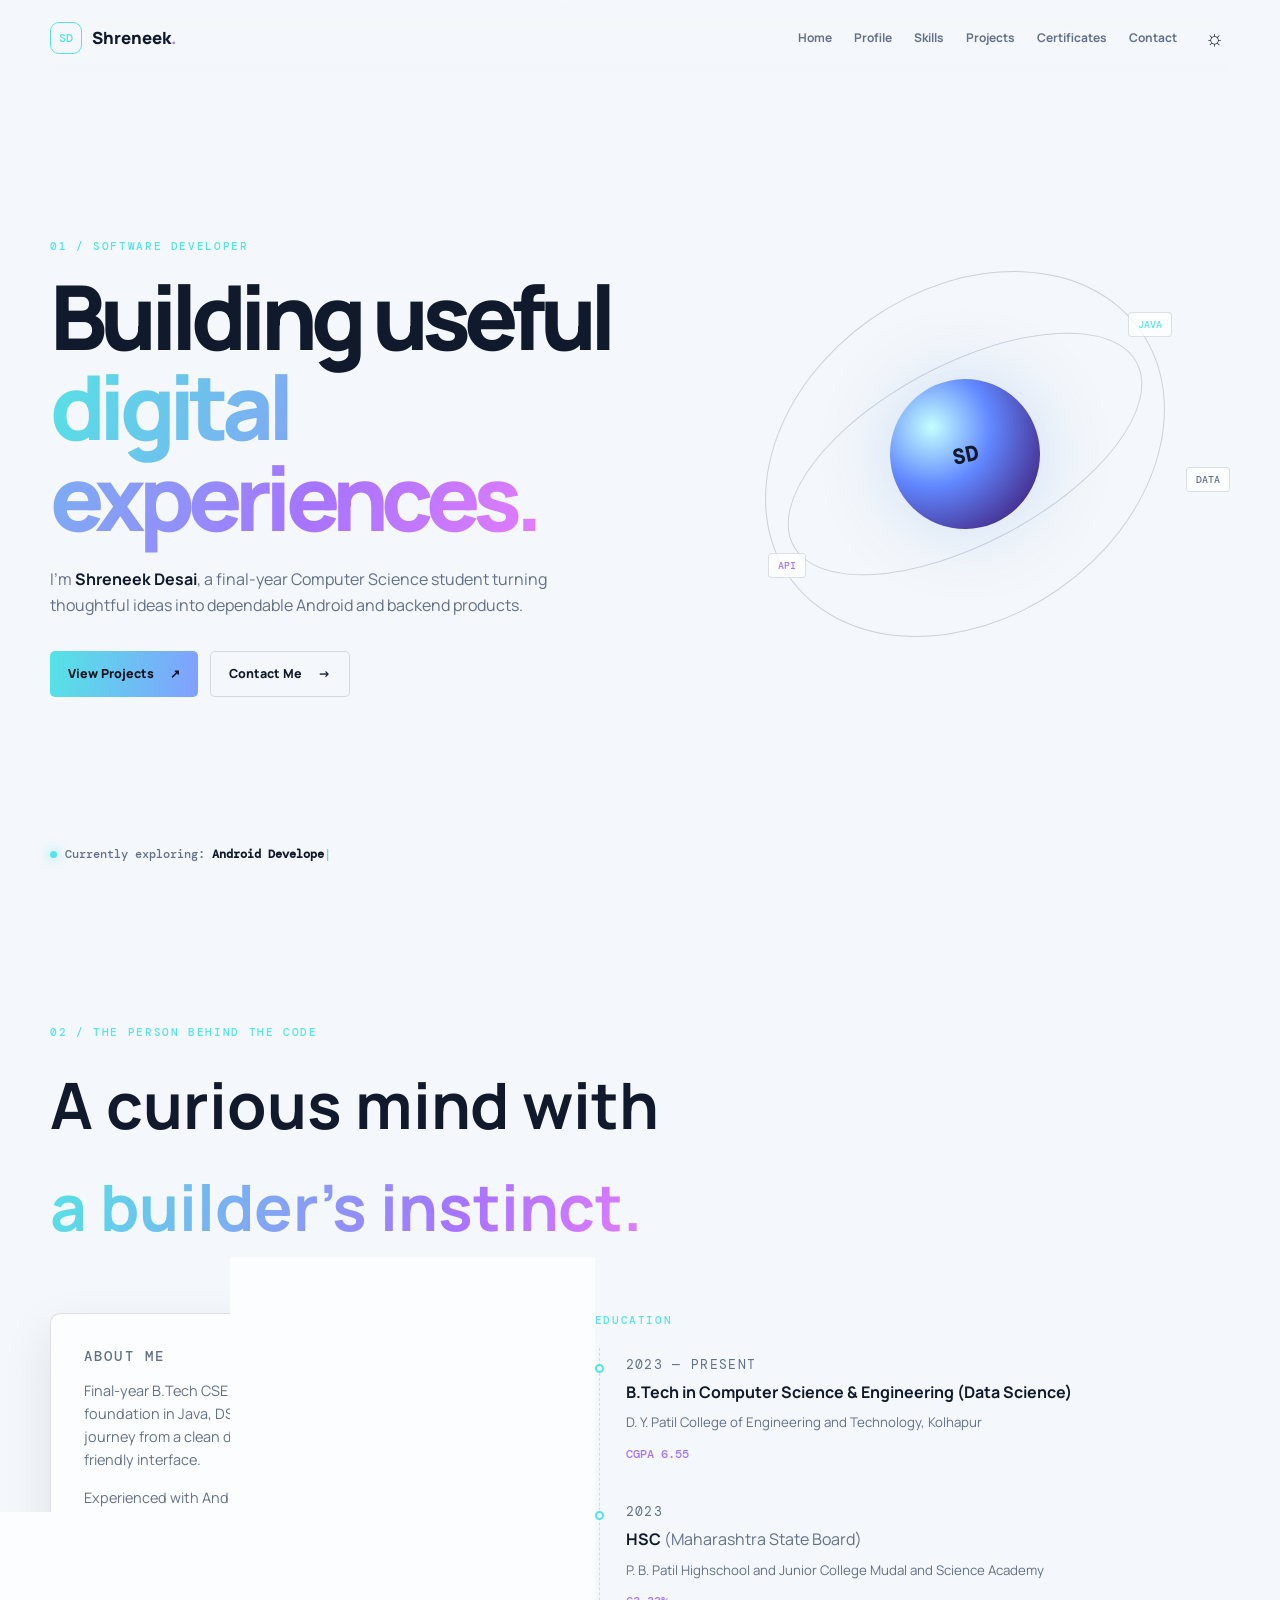
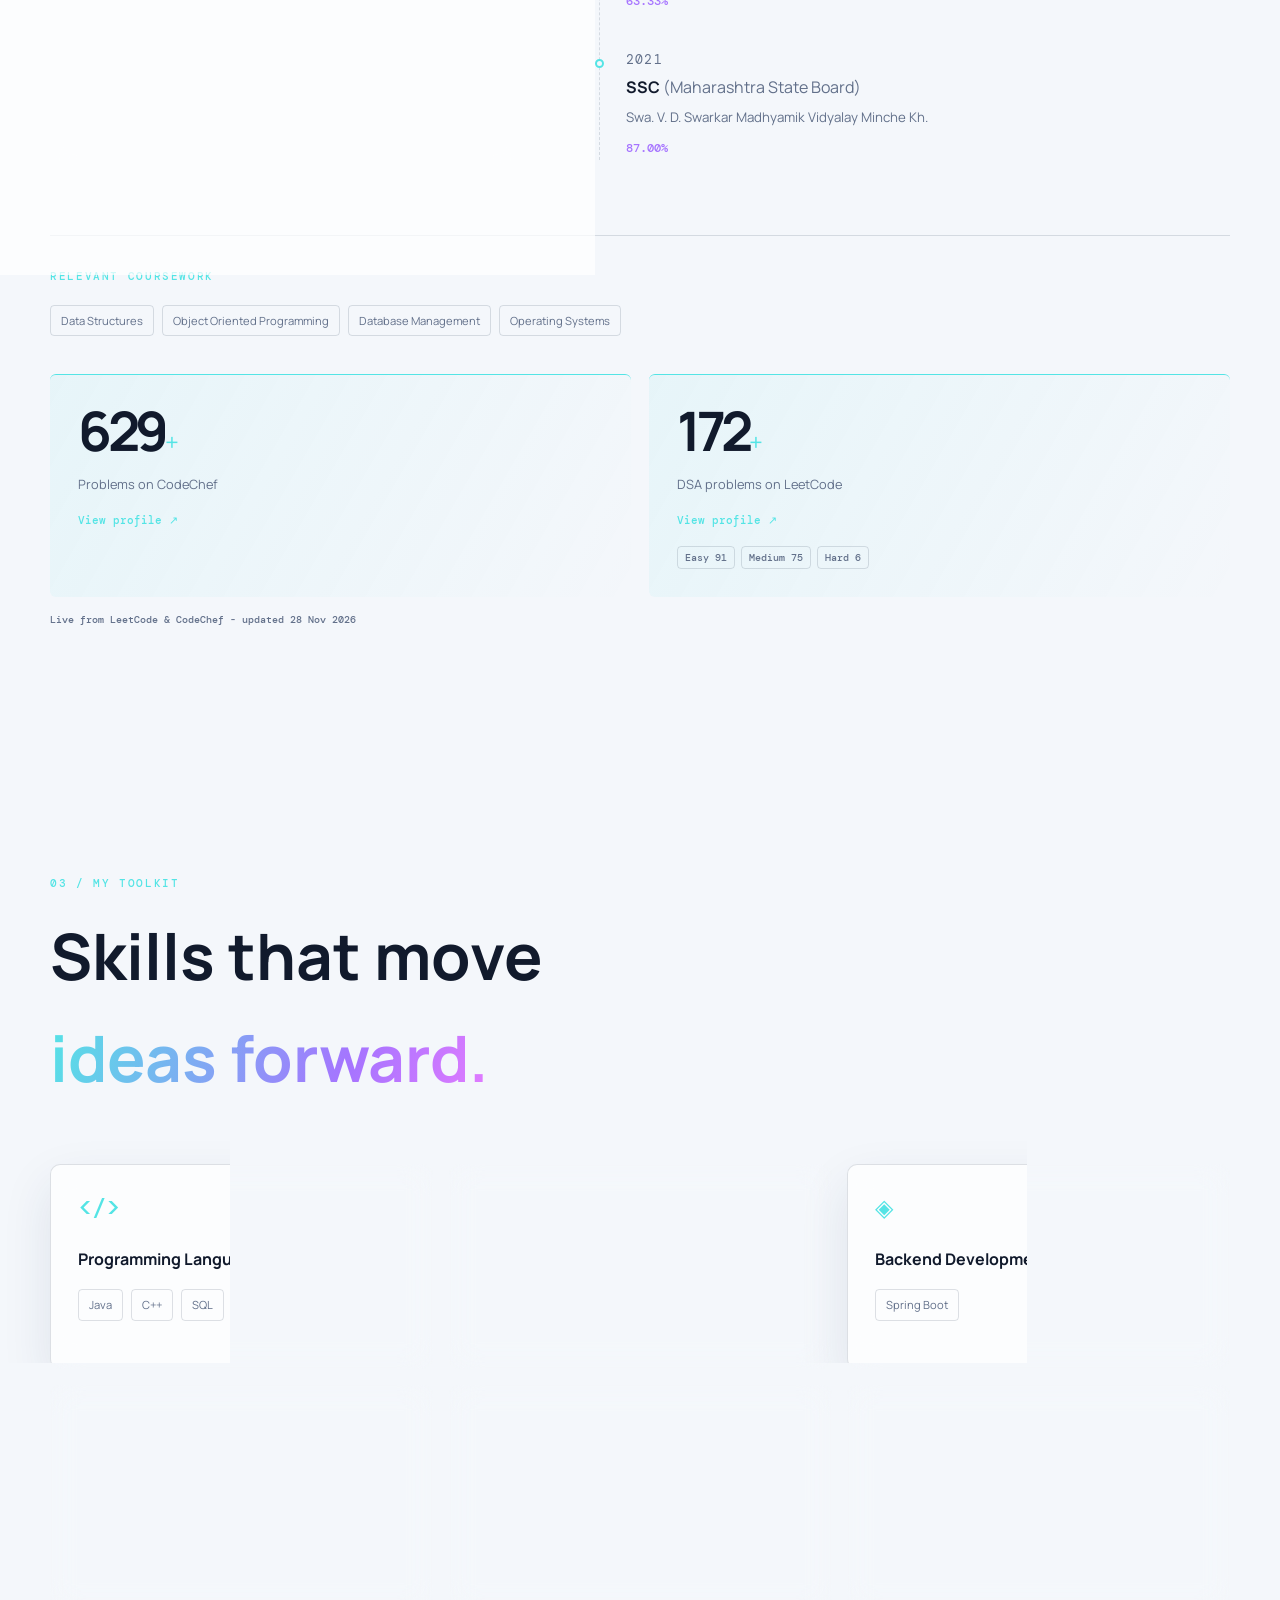
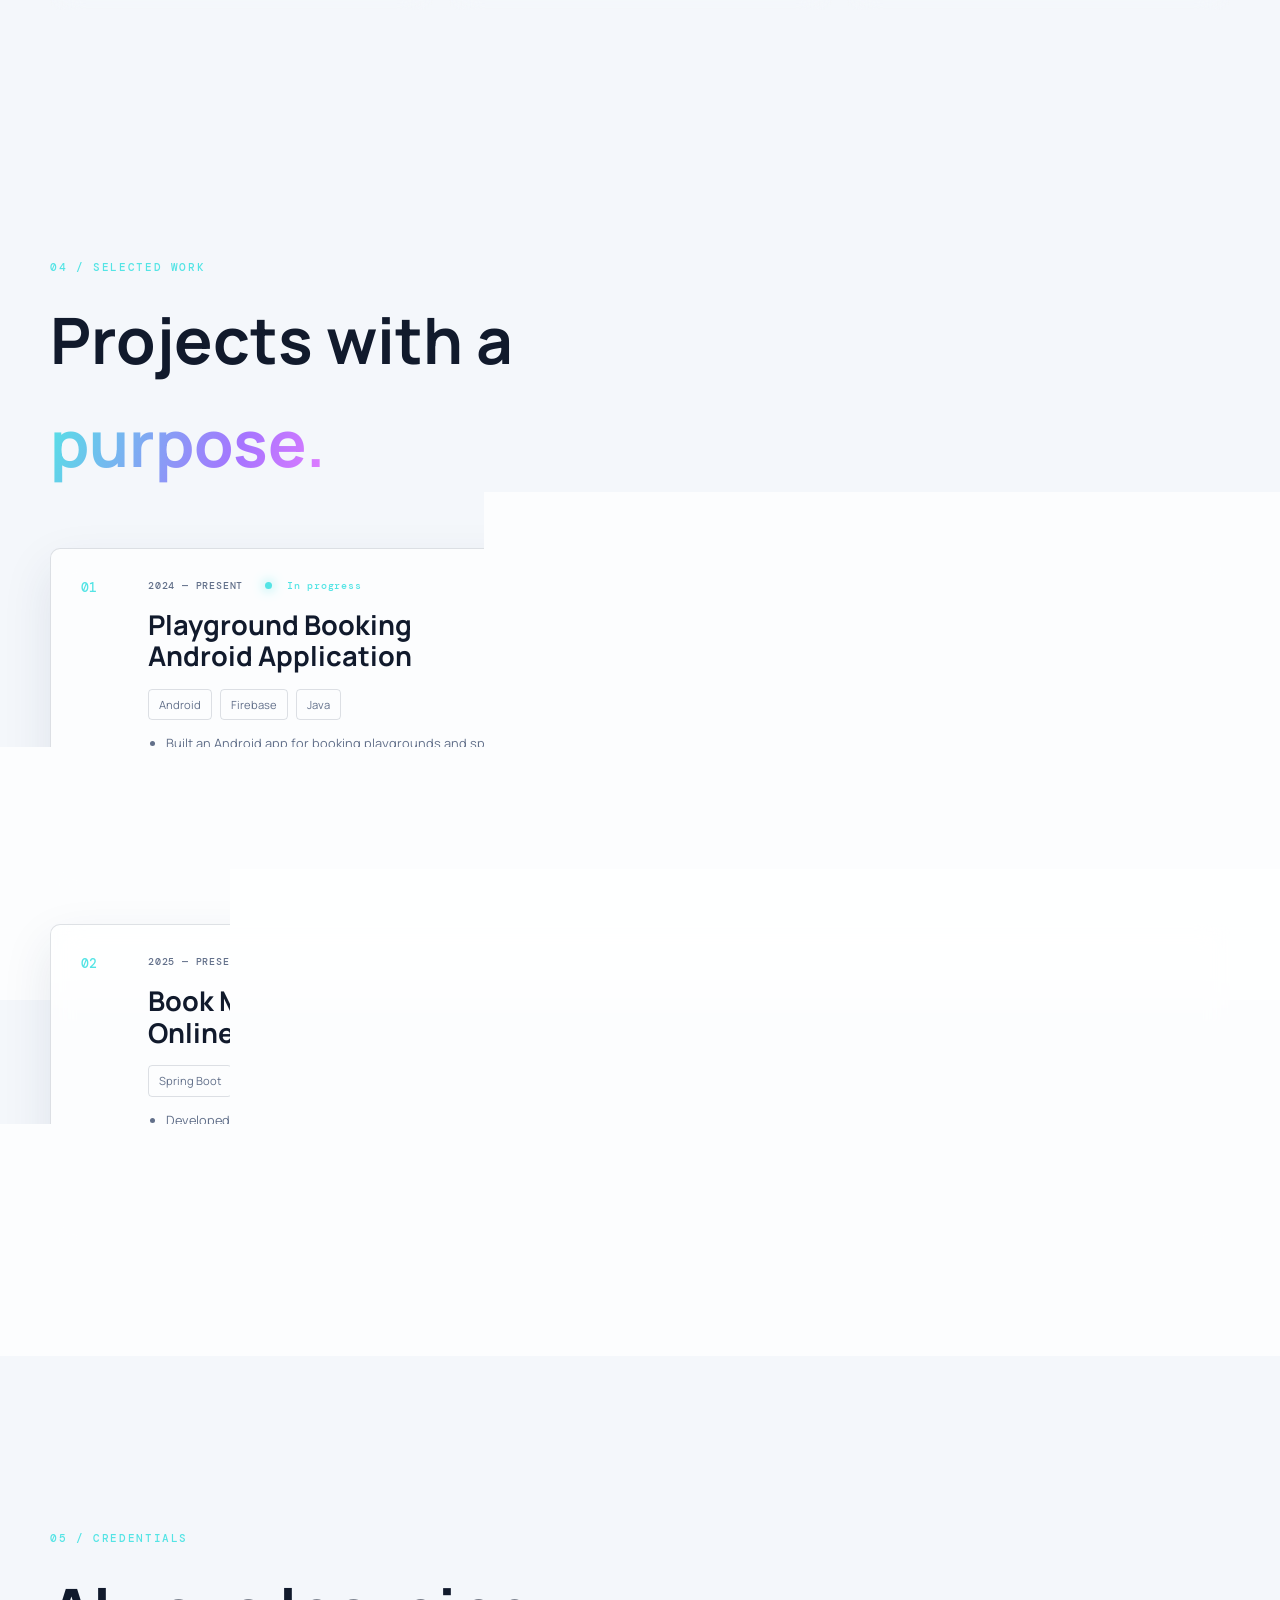
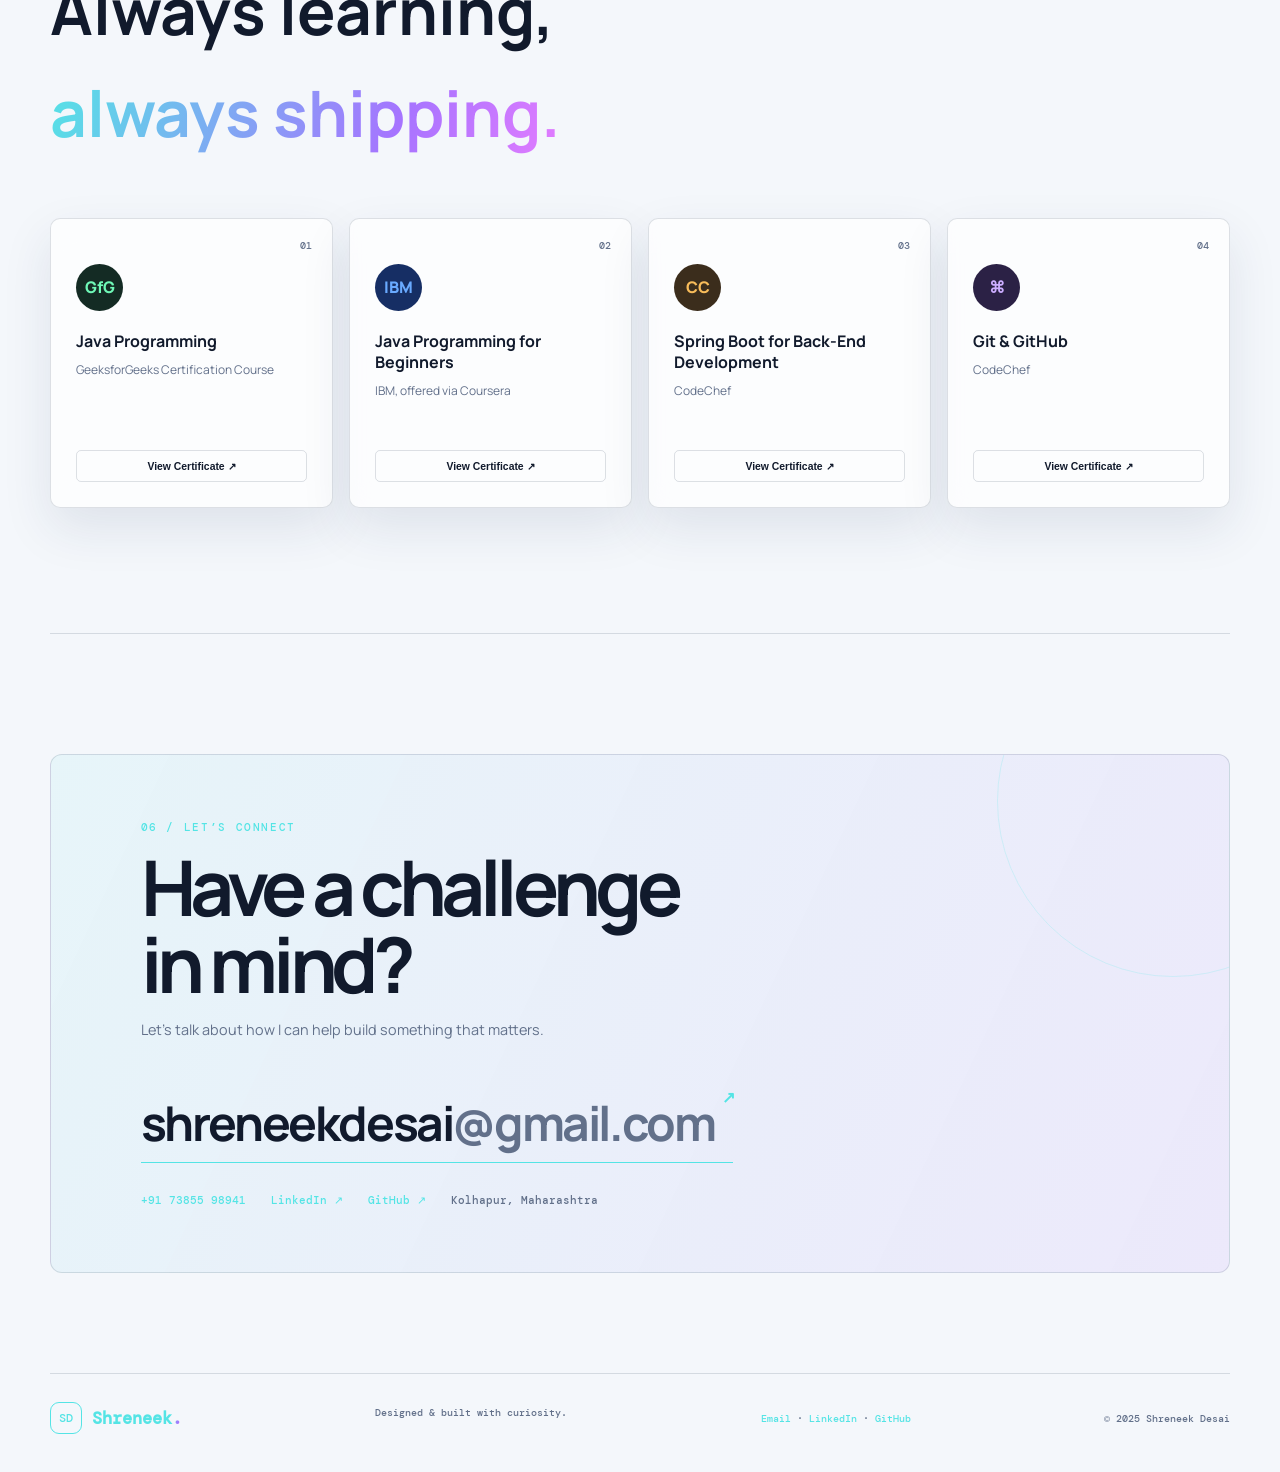
<file: index.html>
<!doctype html>
<html lang="en">
<head>
  <meta charset="utf-8">
  <meta name="viewport" content="width=device-width, initial-scale=1">
  <meta name="description" content="Shreneek Desai — software developer portfolio.">
  <title>Shreneek Desai | Developer Portfolio</title>
  <link rel="stylesheet" href="style.css">
</head>
<body data-page="home">
  <div class="scroll-progress" aria-hidden="true"><span></span></div>
  <header class="site-header">
    <a class="brand" href="index.html" aria-label="Shreneek Desai home"><span class="brand-mark">SD</span><span>Shreneek<span class="accent">.</span></span></a>
    <button class="menu-toggle" aria-label="Open navigation" aria-expanded="false"><span></span><span></span></button>
    <nav class="site-nav" aria-label="Primary navigation">
      <a href="#home">Home</a><a href="#profile">Profile</a><a href="#skills">Skills</a><a href="#projects">Projects</a><a href="#certificates">Certificates</a><a href="#contact">Contact</a>
      <button class="theme-toggle" type="button" aria-label="Toggle light theme">☼</button>
    </nav>
  </header>

  <main>
    <section class="hero section-shell" id="home">
      <div class="hero-copy reveal"><p class="eyebrow">01 / SOFTWARE DEVELOPER</p><h1>Building useful<br><span class="gradient-text">digital experiences.</span></h1><p class="hero-intro">I’m <strong>Shreneek Desai</strong>, a final-year Computer Science student turning thoughtful ideas into dependable Android and backend products.</p><div class="hero-actions"><a class="button button-primary" href="#projects">View Projects <span>↗</span></a><a class="button button-ghost" href="#contact">Contact Me <span>→</span></a></div></div>
      <div class="hero-orbit reveal delay-2" aria-hidden="true"><div class="orbit orbit-one"></div><div class="orbit orbit-two"></div><div class="planet"><span>SD</span></div><span class="float-tag tag-java">JAVA</span><span class="float-tag tag-api">API</span><span class="float-tag tag-data">DATA</span></div>
      <div class="typing-line reveal delay-1"><span class="status-dot"></span><span>Currently exploring: </span><strong class="typing-text">Android Developer</strong><span class="typing-cursor">|</span></div>
    </section>

    <section class="section-shell content-section" id="profile"><div class="section-heading reveal"><p class="eyebrow">02 / THE PERSON BEHIND THE CODE</p><h2>A curious mind with<br><span class="gradient-text">a builder’s instinct.</span></h2></div><div class="profile-grid"><article class="glass-card about-card reveal"><p class="card-kicker">ABOUT ME</p><p>Final-year B.Tech CSE (Data Science) student with a strong foundation in Java, DSA and OOP. I enjoy the complete journey from a clean data model to a polished, human-friendly interface.</p><p>Experienced with Android development using Firebase and backend development with Spring Boot. I’m looking for opportunities in software development, backend engineering, or mobile application development.</p><div class="location"><span>⌖</span> Kolhapur, Maharashtra 416006</div></article><div class="education-list"><p class="card-kicker reveal">EDUCATION</p><article class="timeline-item reveal"><span class="timeline-dot"></span><p class="timeline-date">2023 — PRESENT</p><h3>B.Tech in Computer Science &amp; Engineering (Data Science)</h3><p>D. Y. Patil College of Engineering and Technology, Kolhapur</p><strong>CGPA 6.55</strong></article><article class="timeline-item reveal"><span class="timeline-dot"></span><p class="timeline-date">2023</p><h3>HSC <span>(Maharashtra State Board)</span></h3><p>P. B. Patil Highschool and Junior College Mudal and Science Academy</p><strong>63.33%</strong></article><article class="timeline-item reveal"><span class="timeline-dot"></span><p class="timeline-date">2021</p><h3>SSC <span>(Maharashtra State Board)</span></h3><p>Swa. V. D. Swarkar Madhyamik Vidyalay Minche Kh.</p><strong>87.00%</strong></article></div></div><div class="coursework reveal"><span class="card-kicker">RELEVANT COURSEWORK</span><div class="chip-list"><span>Data Structures</span><span>Object Oriented Programming</span><span>Database Management</span><span>Operating Systems</span></div></div><div class="achievements"><article class="stat-card reveal"><strong class="counter" data-target="500">0</strong><span>+</span><p>Problems on CodeChef</p><a href="https://www.codechef.com/users/shreneek" target="_blank" rel="noopener noreferrer">View profile ↗</a></article><article class="stat-card reveal delay-1"><strong class="counter" data-target="90">0</strong><span>+</span><p>DSA problems on LeetCode</p><a href="https://leetcode.com/u/shreneek9696/" target="_blank" rel="noopener noreferrer">View profile ↗</a></article></div></section>

    <section class="section-shell content-section" id="skills"><div class="section-heading reveal"><p class="eyebrow">03 / MY TOOLKIT</p><h2>Skills that move<br><span class="gradient-text">ideas forward.</span></h2></div><div class="skills-grid"><article class="skill-card glass-card reveal"><div class="skill-icon">&lt;/&gt;</div><h3>Programming Languages</h3><div class="chip-list"><span>Java</span><span>C++</span><span>SQL</span></div></article><article class="skill-card glass-card reveal delay-1"><div class="skill-icon">⌁</div><h3>Mobile Development</h3><div class="chip-list"><span>Android</span><span>XML Layouts</span><span>CRUD</span><span>UI/UX</span></div></article><article class="skill-card glass-card reveal delay-2"><div class="skill-icon">◈</div><h3>Backend Development</h3><div class="chip-list"><span>Spring Boot</span></div></article><article class="skill-card glass-card reveal"><div class="skill-icon">◉</div><h3>Databases</h3><div class="chip-list"><span>MySQL</span><span>Firebase Realtime Database</span><span>Cloud Firestore</span></div></article><article class="skill-card glass-card reveal delay-1"><div class="skill-icon">⌘</div><h3>Tools &amp; Technologies</h3><div class="chip-list"><span>Git</span><span>GitHub</span><span>VS Code</span><span>IntelliJ IDEA</span><span>Android Studio</span></div></article><article class="skill-card glass-card reveal delay-2"><div class="skill-icon">◇</div><h3>Core Concepts</h3><div class="chip-list"><span>Data Structures &amp; Algorithms</span><span>OOP</span><span>Operating Systems</span></div></article></div></section>

    <section class="section-shell content-section" id="projects"><div class="section-heading reveal"><p class="eyebrow">04 / SELECTED WORK</p><h2>Projects with a<br><span class="gradient-text">purpose.</span></h2></div><div class="projects-list"><article class="project-card glass-card reveal"><div class="project-number">01</div><div class="project-content"><div class="project-meta"><span>2024 — PRESENT</span><span class="project-status"><i></i> In progress</span></div><h3>Playground Booking<br>Android Application</h3><div class="tag-list"><span>Android</span><span>Firebase</span><span>Java</span></div><ul><li>Built an Android app for booking playgrounds and sports facilities with real-time availability tracking and Firebase Authentication.</li><li>Integrated Firebase Realtime Database and Cloud Firestore with dynamic time-slot booking logic to prevent double-booking conflicts.</li></ul><a class="text-link" href="https://github.com/shreneekdesai-collab/playo" target="_blank" rel="noopener noreferrer">View on GitHub <span>↗</span></a></div><div class="project-visual visual-playground"><span class="phone-frame"><b>playo</b><i>BOOK YOUR<br>GAME</i><em>◉ Find a court</em></span></div></article><article class="project-card glass-card reveal"><div class="project-number">02</div><div class="project-content"><div class="project-meta"><span>2025 — PRESENT</span><span class="project-status"><i></i> In progress</span></div><h3>Book Mart —<br>Online Bookstore</h3><div class="tag-list"><span>Spring Boot</span><span>MySQL</span><span>Java</span></div><ul><li>Developed a backend-driven online bookstore application enabling users to browse, search and purchase books.</li><li>Built RESTful APIs with Spring Boot and MySQL for product catalog, shopping cart and order processing, with full CRUD support.</li></ul><a class="text-link" href="https://github.com/shreneekdesai-collab/book-mart" target="_blank" rel="noopener noreferrer">View on GitHub <span>↗</span></a></div><div class="project-visual visual-books"><span class="book-shape">BOOK<br><small>MART</small></span><span class="api-lines">GET /books<br>POST /orders<br>PUT /cart</span></div></article></div></section>

    <section class="section-shell content-section" id="certificates"><div class="section-heading reveal"><p class="eyebrow">05 / CREDENTIALS</p><h2>Always learning,<br><span class="gradient-text">always shipping.</span></h2></div><div class="cert-grid"><article class="certificate-card glass-card reveal"><span class="cert-no">01</span><div class="cert-badge">GfG</div><h3>Java Programming</h3><p>GeeksforGeeks Certification Course</p><button class="button button-small certificate-link" data-certificate="0">View Certificate ↗</button></article><article class="certificate-card glass-card reveal delay-1"><span class="cert-no">02</span><div class="cert-badge ibm">IBM</div><h3>Java Programming for Beginners</h3><p>IBM, offered via Coursera</p><button class="button button-small certificate-link" data-certificate="1">View Certificate ↗</button></article><article class="certificate-card glass-card reveal delay-2"><span class="cert-no">03</span><div class="cert-badge codechef">CC</div><h3>Spring Boot for Back-End Development</h3><p>CodeChef</p><button class="button button-small certificate-link" data-certificate="2">View Certificate ↗</button></article><article class="certificate-card glass-card reveal"><span class="cert-no">04</span><div class="cert-badge git">⌘</div><h3>Git &amp; GitHub</h3><p>CodeChef</p><button class="button button-small certificate-link" data-certificate="3">View Certificate ↗</button></article></div></section>

    <section class="contact-section section-shell" id="contact"><div class="contact-inner reveal"><p class="eyebrow">06 / LET’S CONNECT</p><h2>Have a challenge<br>in mind?</h2><p>Let’s talk about how I can help build something that matters.</p><a class="contact-email" href="mailto:shreneekdesai@gmail.com" target="_blank" rel="noopener noreferrer">shreneekdesai<span>@gmail.com</span> <b>↗</b></a><div class="contact-details"><a href="tel:+917385598941">+91 73855 98941</a><a href="https://linkedin.com/in/shreneekdesai" target="_blank" rel="noopener noreferrer">LinkedIn ↗</a><a href="https://github.com/shreneekdesai" target="_blank" rel="noopener noreferrer">GitHub ↗</a><span>Kolhapur, Maharashtra</span></div></div></section>
  </main>
  <footer class="site-footer section-shell"><a class="brand" href="index.html"><span class="brand-mark">SD</span><span>Shreneek<span class="accent">.</span></span></a><p>Designed &amp; built with curiosity.</p><span>© 2025 Shreneek Desai</span></footer>
  <button class="rocket-button" aria-label="Scroll to top"><span class="rocket-progress"></span><svg viewBox="0 0 32 32" aria-hidden="true"><path d="M16 3c6 3 8 9 7 15l4 4-4 1-1 4-4-4c-6 1-12-1-15-7 4-1 7-4 9-7 1-2 2-4 4-6Z"/><circle cx="19" cy="11" r="2"/><path class="flame" d="M10 22c-1 3-3 5-6 6 1-3 3-5 5-7Z"/></svg></button><p class="swipe-hint">← Swipe to explore →</p>
  <script src="script.js"></script>
</body></html>
</file>
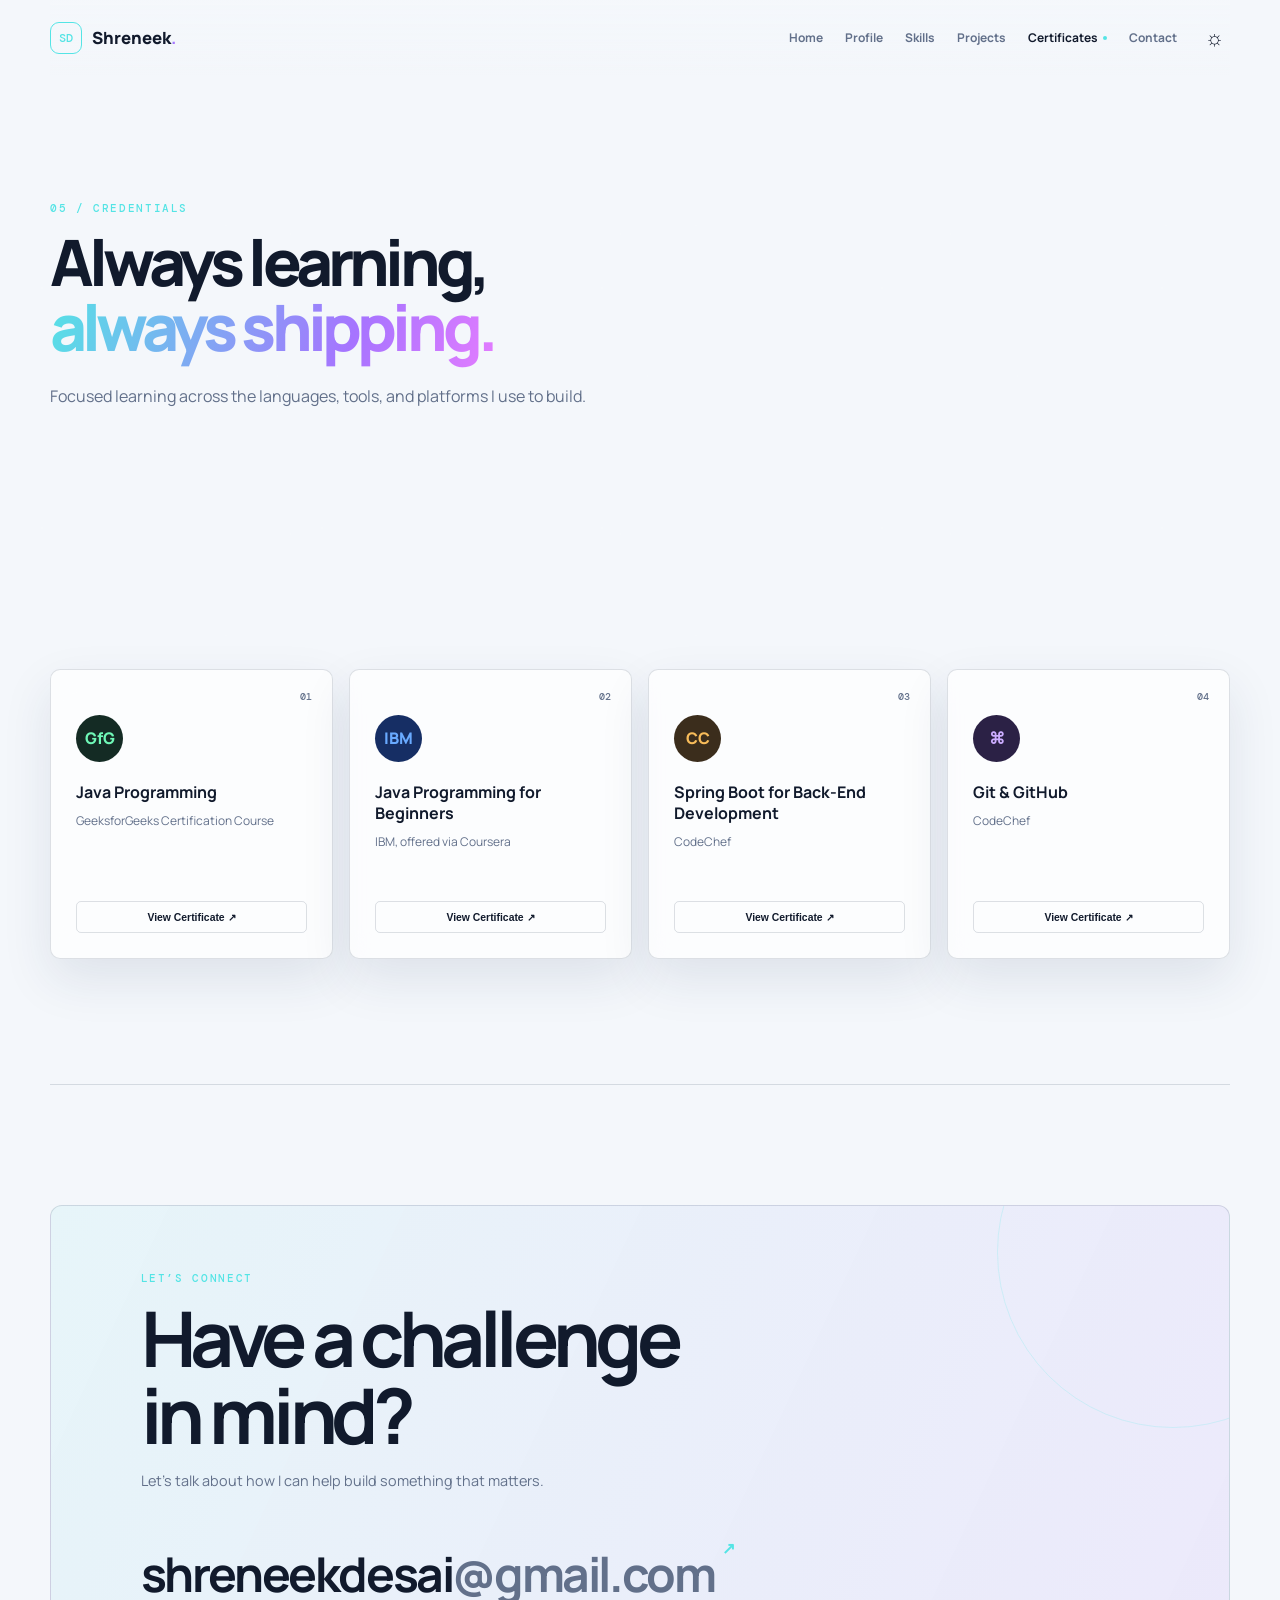
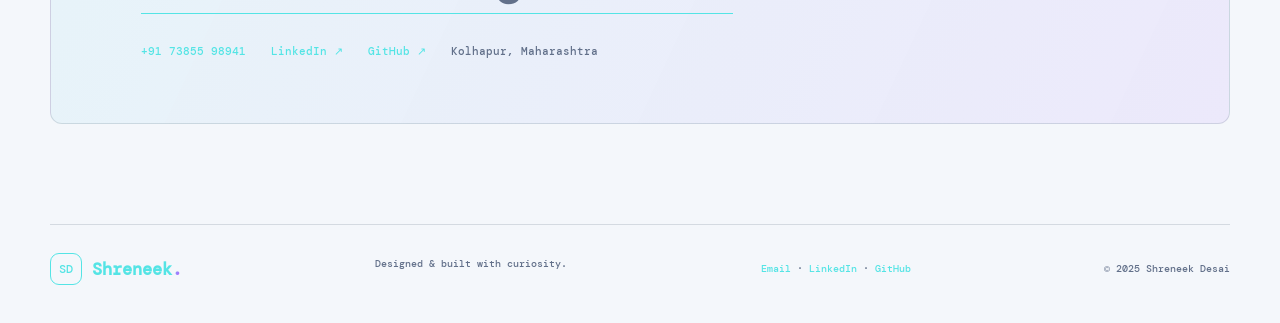
<file: certificates.html>
<!doctype html><html lang="en"><head><meta charset="utf-8"><meta name="viewport" content="width=device-width, initial-scale=1"><title>Certificates | Shreneek Desai</title><link rel="stylesheet" href="style.css"></head><body data-page="certificates"><div class="scroll-progress"><span></span></div><header class="site-header"><a class="brand" href="index.html"><span class="brand-mark">SD</span><span>Shreneek<span class="accent">.</span></span></a><button class="menu-toggle" aria-label="Open navigation" aria-expanded="false"><span></span><span></span></button><nav class="site-nav" aria-label="Primary navigation"><a href="index.html">Home</a><a href="profile.html">Profile</a><a href="skills.html">Skills</a><a href="projects.html">Projects</a><a class="active" href="certificates.html">Certificates</a><a href="#contact">Contact</a><button class="theme-toggle" type="button" aria-label="Toggle light theme">☼</button></nav></header><main><section class="page-hero section-shell"><p class="eyebrow reveal">05 / CREDENTIALS</p><h1 class="reveal">Always learning,<br><span class="gradient-text">always shipping.</span></h1><p class="page-lead reveal">Focused learning across the languages, tools, and platforms I use to build.</p></section><section class="section-shell content-section" id="certificates"><div class="cert-grid"><article class="certificate-card glass-card reveal"><span class="cert-no">01</span><div class="cert-badge">GfG</div><h3>Java Programming</h3><p>GeeksforGeeks Certification Course</p><button class="button button-small certificate-link" data-certificate="0">View Certificate ↗</button></article><article class="certificate-card glass-card reveal delay-1"><span class="cert-no">02</span><div class="cert-badge ibm">IBM</div><h3>Java Programming for Beginners</h3><p>IBM, offered via Coursera</p><button class="button button-small certificate-link" data-certificate="1">View Certificate ↗</button></article><article class="certificate-card glass-card reveal delay-2"><span class="cert-no">03</span><div class="cert-badge codechef">CC</div><h3>Spring Boot for Back-End Development</h3><p>CodeChef</p><button class="button button-small certificate-link" data-certificate="2">View Certificate ↗</button></article><article class="certificate-card glass-card reveal"><span class="cert-no">04</span><div class="cert-badge git">⌘</div><h3>Git &amp; GitHub</h3><p>CodeChef</p><button class="button button-small certificate-link" data-certificate="3">View Certificate ↗</button></article></div></section><section class="contact-section section-shell" id="contact"><div class="contact-inner reveal"><p class="eyebrow">LET’S CONNECT</p><h2>Have a challenge<br>in mind?</h2><p>Let’s talk about how I can help build something that matters.</p><a class="contact-email" href="mailto:shreneekdesai@gmail.com" target="_blank" rel="noopener noreferrer">shreneekdesai<span>@gmail.com</span> <b>↗</b></a><div class="contact-details"><a href="tel:+917385598941">+91 73855 98941</a><a href="https://linkedin.com/in/shreneekdesai" target="_blank" rel="noopener noreferrer">LinkedIn ↗</a><a href="https://github.com/shreneekdesai" target="_blank" rel="noopener noreferrer">GitHub ↗</a><span>Kolhapur, Maharashtra</span></div></div></section></main><footer class="site-footer section-shell"><a class="brand" href="index.html"><span class="brand-mark">SD</span><span>Shreneek<span class="accent">.</span></span></a><p>Designed &amp; built with curiosity.</p><span>© 2025 Shreneek Desai</span></footer><button class="rocket-button" aria-label="Scroll to top"><span class="rocket-progress"></span><svg viewBox="0 0 32 32" aria-hidden="true"><path d="M16 3c6 3 8 9 7 15l4 4-4 1-1 4-4-4c-6 1-12-1-15-7 4-1 7-4 9-7 1-2 2-4 4-6Z"/><circle cx="19" cy="11" r="2"/><path class="flame" d="M10 22c-1 3-3 5-6 6 1-3 3-5 5-7Z"/></svg></button><p class="swipe-hint">← Swipe to explore →</p><script src="script.js"></script></body></html>
</file>
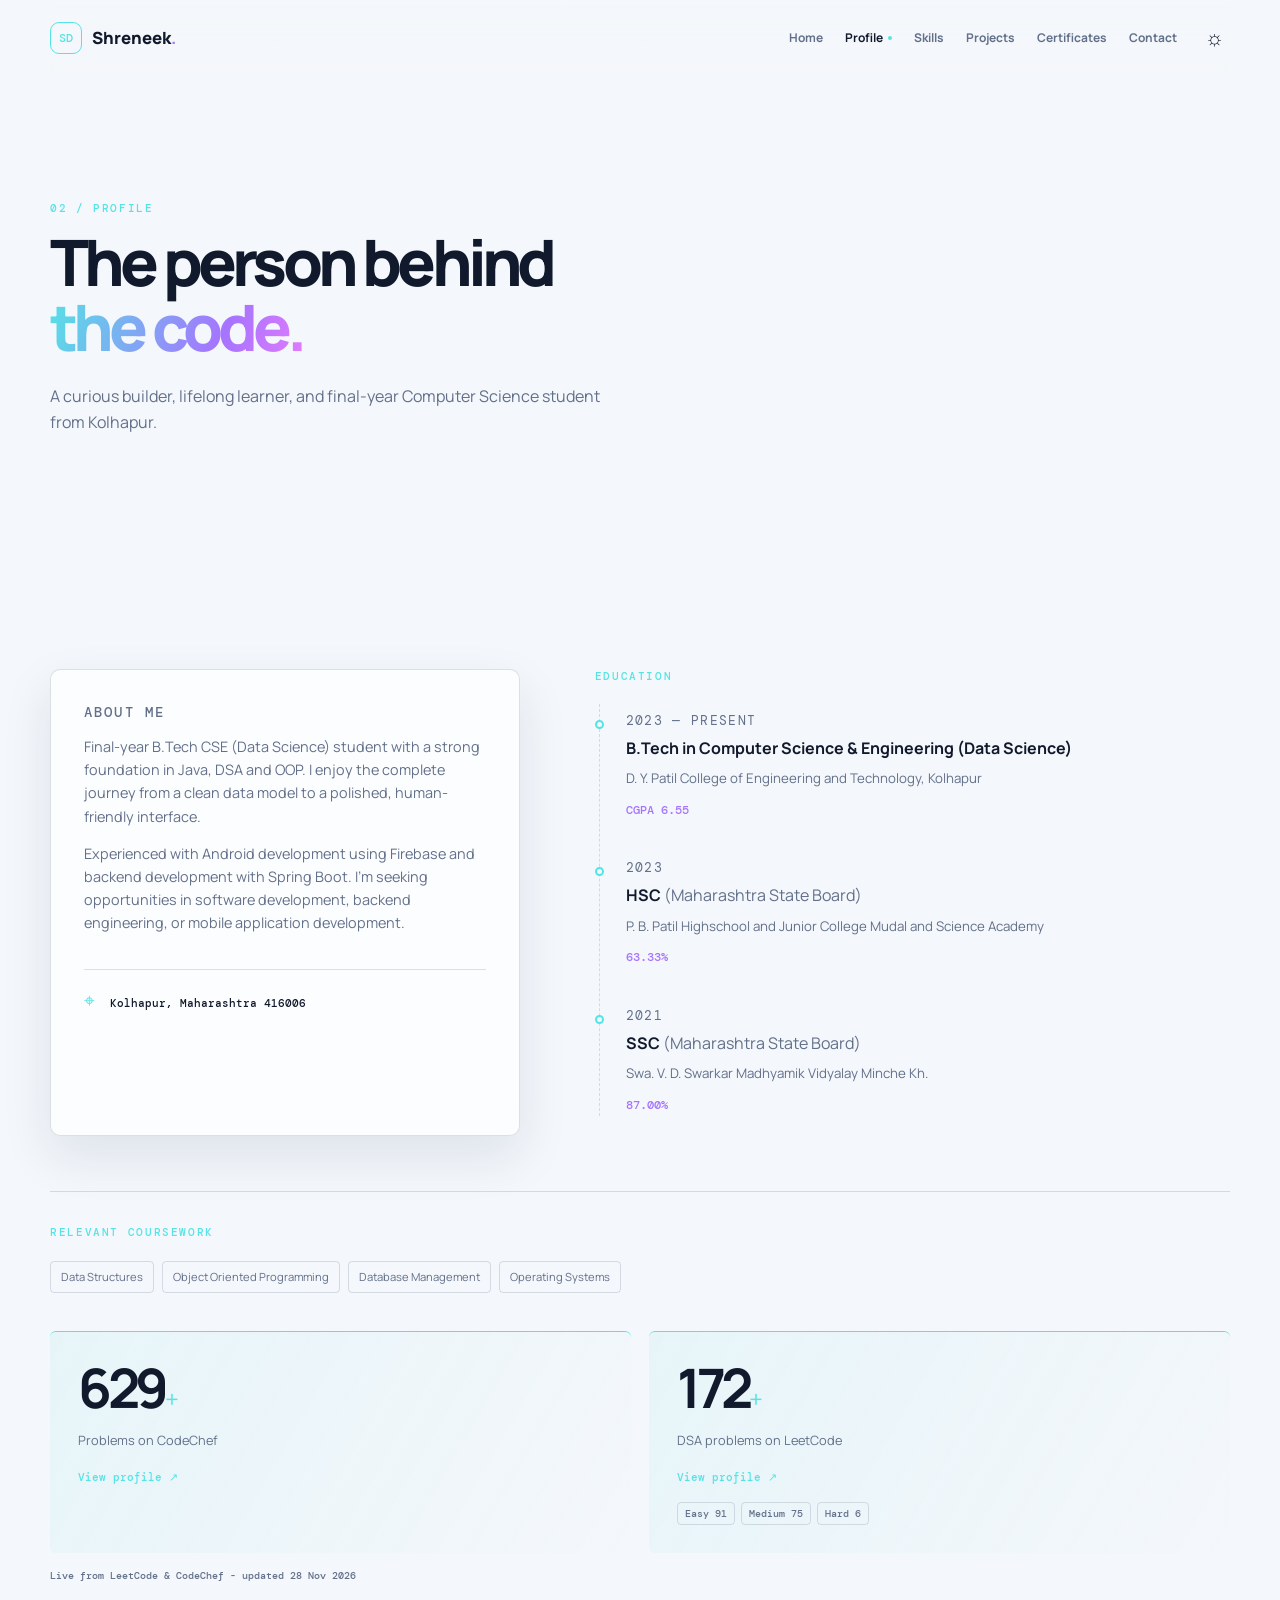
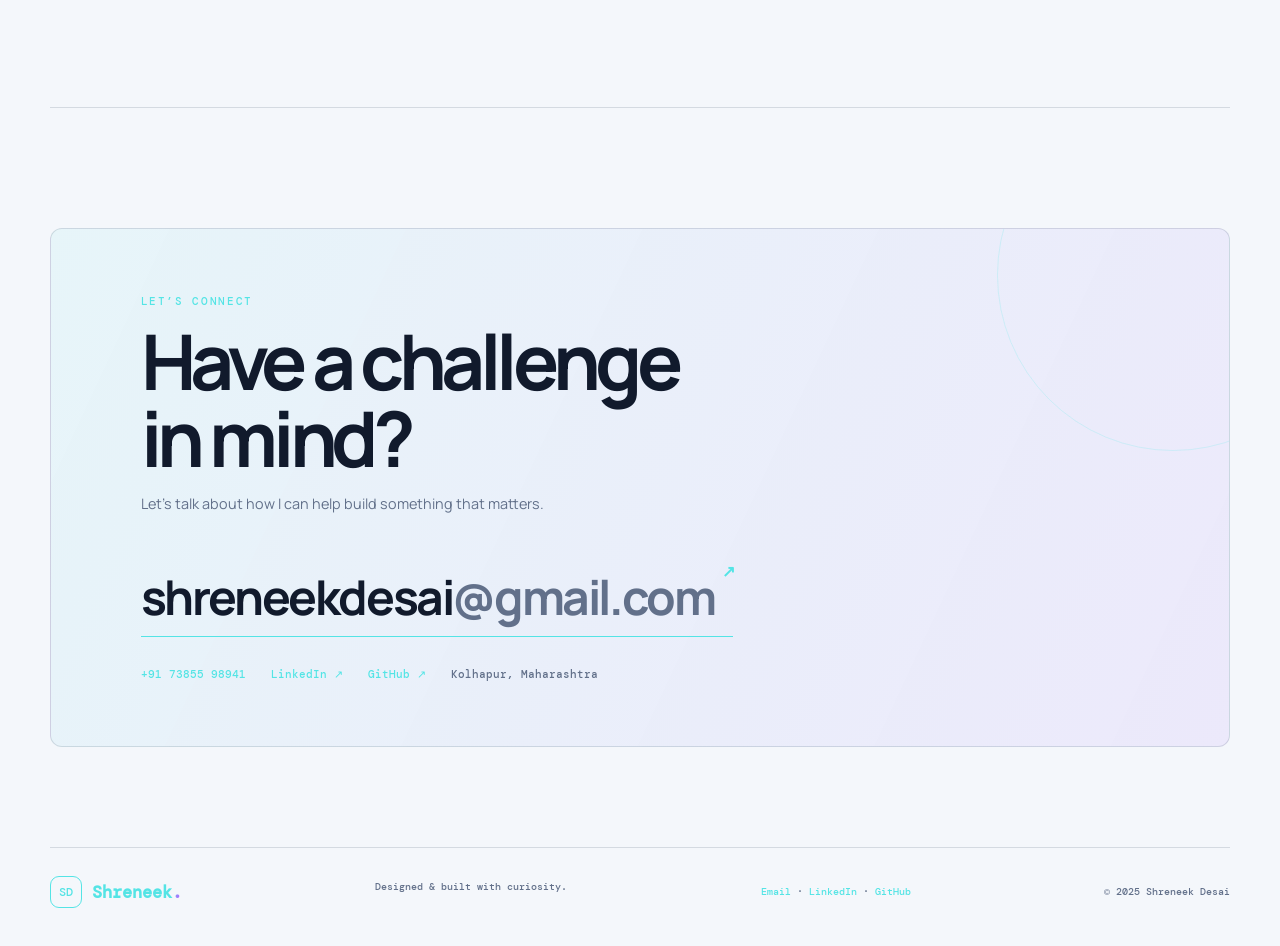
<file: profile.html>
<!doctype html><html lang="en"><head><meta charset="utf-8"><meta name="viewport" content="width=device-width, initial-scale=1"><title>Profile | Shreneek Desai</title><link rel="stylesheet" href="style.css"></head><body data-page="profile"><div class="scroll-progress"><span></span></div><header class="site-header"><a class="brand" href="index.html"><span class="brand-mark">SD</span><span>Shreneek<span class="accent">.</span></span></a><button class="menu-toggle" aria-label="Open navigation" aria-expanded="false"><span></span><span></span></button><nav class="site-nav" aria-label="Primary navigation"><a href="index.html">Home</a><a class="active" href="profile.html">Profile</a><a href="skills.html">Skills</a><a href="projects.html">Projects</a><a href="certificates.html">Certificates</a><a href="#contact">Contact</a><button class="theme-toggle" type="button" aria-label="Toggle light theme">☼</button></nav></header><main><section class="page-hero section-shell"><p class="eyebrow reveal">02 / PROFILE</p><h1 class="reveal">The person behind<br><span class="gradient-text">the code.</span></h1><p class="page-lead reveal">A curious builder, lifelong learner, and final-year Computer Science student from Kolhapur.</p></section><section class="section-shell content-section" id="profile"><div class="profile-grid"><article class="glass-card about-card reveal"><p class="card-kicker">ABOUT ME</p><p>Final-year B.Tech CSE (Data Science) student with a strong foundation in Java, DSA and OOP. I enjoy the complete journey from a clean data model to a polished, human-friendly interface.</p><p>Experienced with Android development using Firebase and backend development with Spring Boot. I’m seeking opportunities in software development, backend engineering, or mobile application development.</p><div class="location"><span>⌖</span> Kolhapur, Maharashtra 416006</div></article><div class="education-list"><p class="card-kicker reveal">EDUCATION</p><article class="timeline-item reveal"><span class="timeline-dot"></span><p class="timeline-date">2023 — PRESENT</p><h3>B.Tech in Computer Science &amp; Engineering (Data Science)</h3><p>D. Y. Patil College of Engineering and Technology, Kolhapur</p><strong>CGPA 6.55</strong></article><article class="timeline-item reveal"><span class="timeline-dot"></span><p class="timeline-date">2023</p><h3>HSC <span>(Maharashtra State Board)</span></h3><p>P. B. Patil Highschool and Junior College Mudal and Science Academy</p><strong>63.33%</strong></article><article class="timeline-item reveal"><span class="timeline-dot"></span><p class="timeline-date">2021</p><h3>SSC <span>(Maharashtra State Board)</span></h3><p>Swa. V. D. Swarkar Madhyamik Vidyalay Minche Kh.</p><strong>87.00%</strong></article></div></div><div class="coursework reveal"><span class="card-kicker">RELEVANT COURSEWORK</span><div class="chip-list"><span>Data Structures</span><span>Object Oriented Programming</span><span>Database Management</span><span>Operating Systems</span></div></div><div class="achievements"><article class="stat-card reveal"><strong class="counter" data-target="500">0</strong><span>+</span><p>Problems on CodeChef</p><a href="https://www.codechef.com/users/shreneek" target="_blank" rel="noopener noreferrer">View profile ↗</a></article><article class="stat-card reveal delay-1"><strong class="counter" data-target="90">0</strong><span>+</span><p>DSA problems on LeetCode</p><a href="https://leetcode.com/u/shreneek9696/" target="_blank" rel="noopener noreferrer">View profile ↗</a></article></div></section><section class="contact-section section-shell" id="contact"><div class="contact-inner reveal"><p class="eyebrow">LET’S CONNECT</p><h2>Have a challenge<br>in mind?</h2><p>Let’s talk about how I can help build something that matters.</p><a class="contact-email" href="mailto:shreneekdesai@gmail.com" target="_blank" rel="noopener noreferrer">shreneekdesai<span>@gmail.com</span> <b>↗</b></a><div class="contact-details"><a href="tel:+917385598941">+91 73855 98941</a><a href="https://linkedin.com/in/shreneekdesai" target="_blank" rel="noopener noreferrer">LinkedIn ↗</a><a href="https://github.com/shreneekdesai" target="_blank" rel="noopener noreferrer">GitHub ↗</a><span>Kolhapur, Maharashtra</span></div></div></section></main><footer class="site-footer section-shell"><a class="brand" href="index.html"><span class="brand-mark">SD</span><span>Shreneek<span class="accent">.</span></span></a><p>Designed &amp; built with curiosity.</p><span>© 2025 Shreneek Desai</span></footer><button class="rocket-button" aria-label="Scroll to top"><span class="rocket-progress"></span><svg viewBox="0 0 32 32" aria-hidden="true"><path d="M16 3c6 3 8 9 7 15l4 4-4 1-1 4-4-4c-6 1-12-1-15-7 4-1 7-4 9-7 1-2 2-4 4-6Z"/><circle cx="19" cy="11" r="2"/><path class="flame" d="M10 22c-1 3-3 5-6 6 1-3 3-5 5-7Z"/></svg></button><p class="swipe-hint">← Swipe to explore →</p><script src="script.js"></script></body></html>
</file>
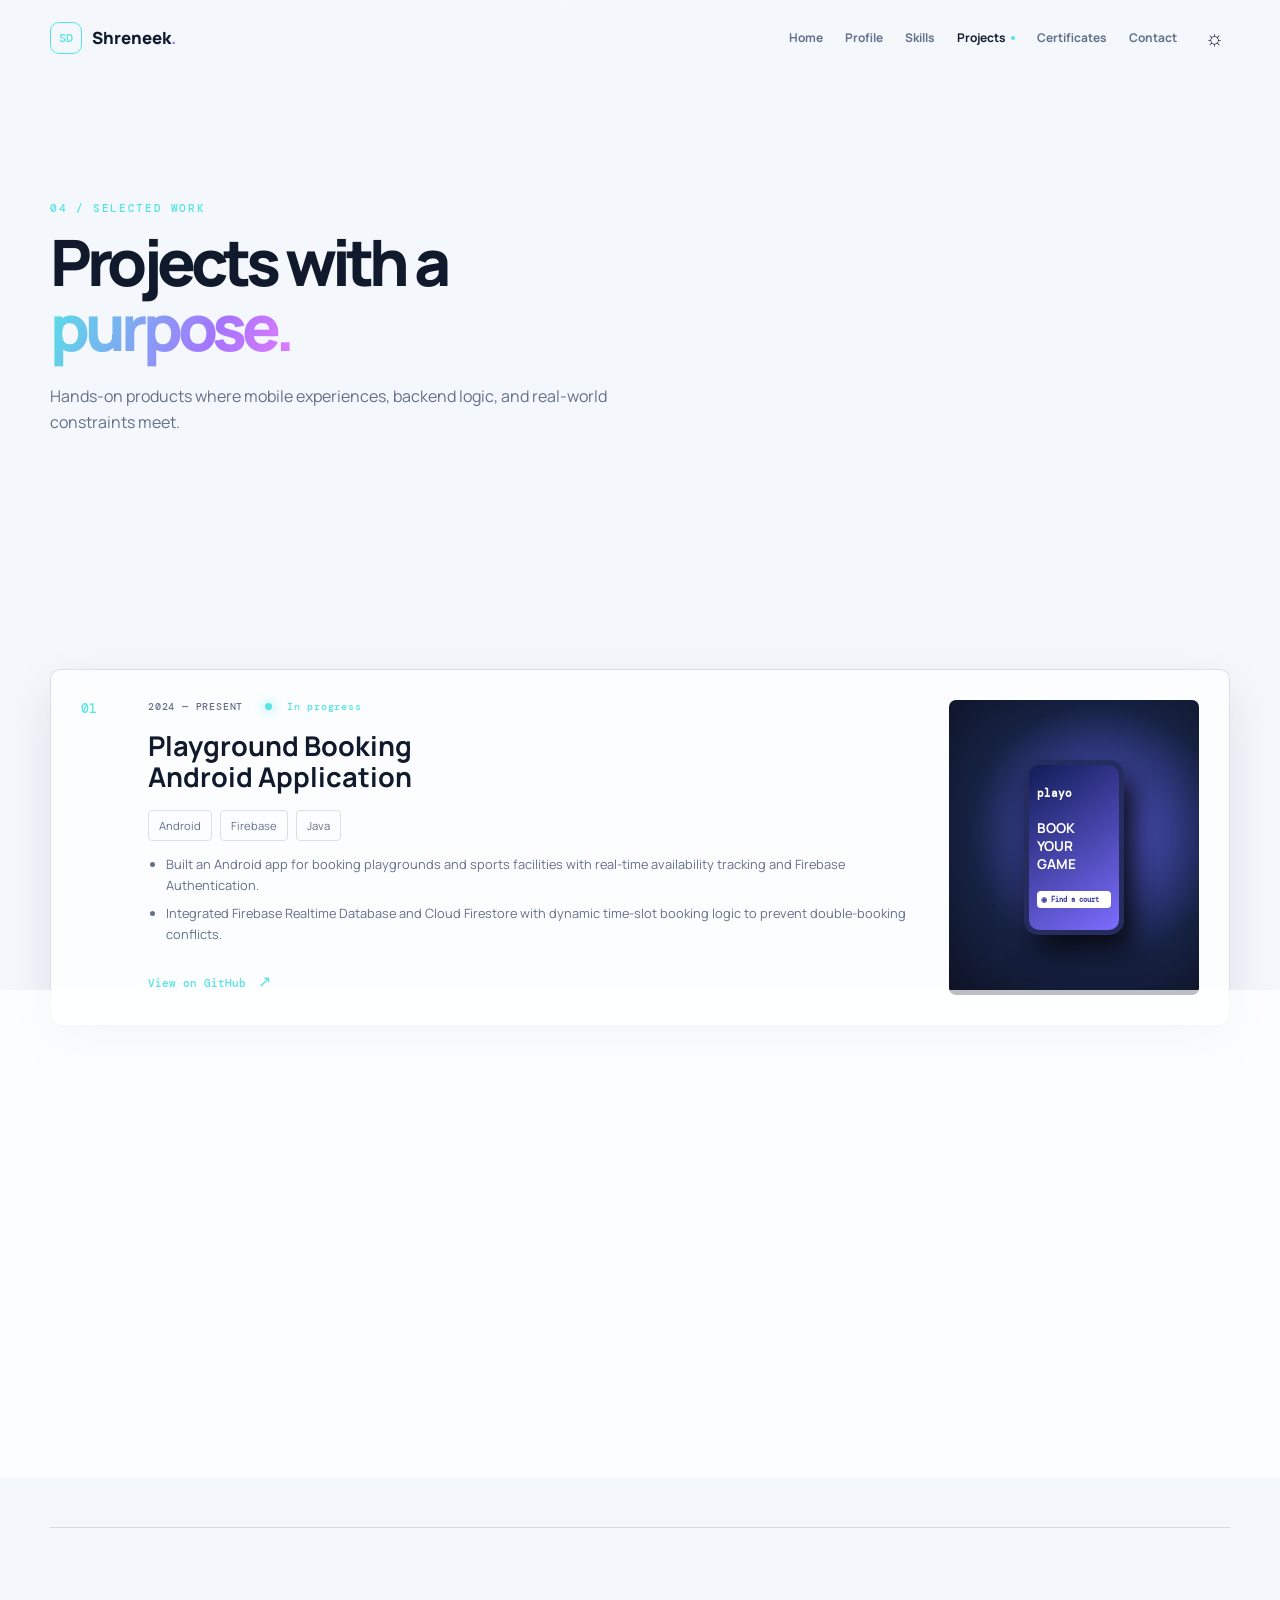
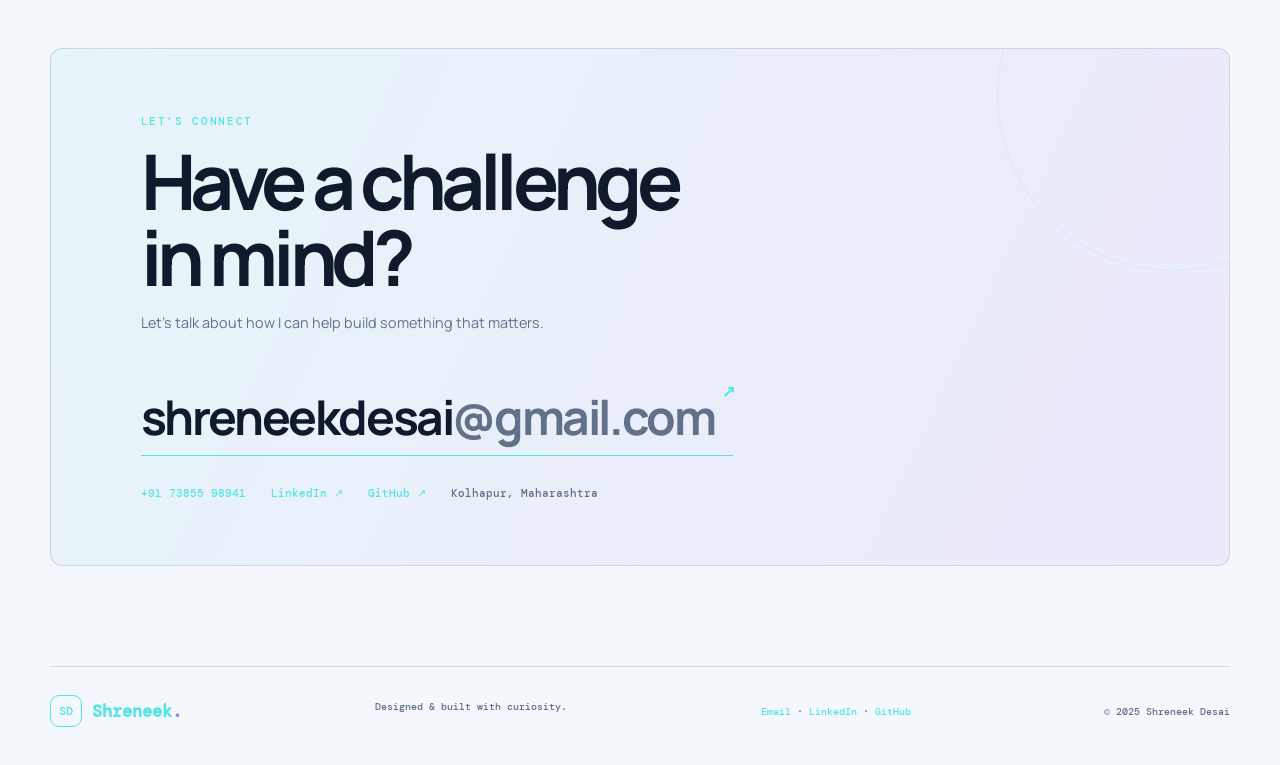
<file: projects.html>
<!doctype html><html lang="en"><head><meta charset="utf-8"><meta name="viewport" content="width=device-width, initial-scale=1"><title>Projects | Shreneek Desai</title><link rel="stylesheet" href="style.css"></head><body data-page="projects"><div class="scroll-progress"><span></span></div><header class="site-header"><a class="brand" href="index.html"><span class="brand-mark">SD</span><span>Shreneek<span class="accent">.</span></span></a><button class="menu-toggle" aria-label="Open navigation" aria-expanded="false"><span></span><span></span></button><nav class="site-nav" aria-label="Primary navigation"><a href="index.html">Home</a><a href="profile.html">Profile</a><a href="skills.html">Skills</a><a class="active" href="projects.html">Projects</a><a href="certificates.html">Certificates</a><a href="#contact">Contact</a><button class="theme-toggle" type="button" aria-label="Toggle light theme">☼</button></nav></header><main><section class="page-hero section-shell"><p class="eyebrow reveal">04 / SELECTED WORK</p><h1 class="reveal">Projects with a<br><span class="gradient-text">purpose.</span></h1><p class="page-lead reveal">Hands-on products where mobile experiences, backend logic, and real-world constraints meet.</p></section><section class="section-shell content-section" id="projects"><div class="projects-list"><article class="project-card glass-card reveal"><div class="project-number">01</div><div class="project-content"><div class="project-meta"><span>2024 — PRESENT</span><span class="project-status"><i></i> In progress</span></div><h3>Playground Booking<br>Android Application</h3><div class="tag-list"><span>Android</span><span>Firebase</span><span>Java</span></div><ul><li>Built an Android app for booking playgrounds and sports facilities with real-time availability tracking and Firebase Authentication.</li><li>Integrated Firebase Realtime Database and Cloud Firestore with dynamic time-slot booking logic to prevent double-booking conflicts.</li></ul><a class="text-link" href="https://github.com/shreneekdesai-collab/playo" target="_blank" rel="noopener noreferrer">View on GitHub <span>↗</span></a></div><div class="project-visual visual-playground"><span class="phone-frame"><b>playo</b><i>BOOK YOUR<br>GAME</i><em>◉ Find a court</em></span></div></article><article class="project-card glass-card reveal"><div class="project-number">02</div><div class="project-content"><div class="project-meta"><span>2025 — PRESENT</span><span class="project-status"><i></i> In progress</span></div><h3>Book Mart —<br>Online Bookstore</h3><div class="tag-list"><span>Spring Boot</span><span>MySQL</span><span>Java</span></div><ul><li>Developed a backend-driven online bookstore application enabling users to browse, search and purchase books.</li><li>Built RESTful APIs with Spring Boot and MySQL for product catalog, shopping cart and order processing, with full CRUD support.</li></ul><a class="text-link" href="https://github.com/shreneekdesai-collab/book-mart" target="_blank" rel="noopener noreferrer">View on GitHub <span>↗</span></a></div><div class="project-visual visual-books"><span class="book-shape">BOOK<br><small>MART</small></span><span class="api-lines">GET /books<br>POST /orders<br>PUT /cart</span></div></article></div></section><section class="contact-section section-shell" id="contact"><div class="contact-inner reveal"><p class="eyebrow">LET’S CONNECT</p><h2>Have a challenge<br>in mind?</h2><p>Let’s talk about how I can help build something that matters.</p><a class="contact-email" href="mailto:shreneekdesai@gmail.com" target="_blank" rel="noopener noreferrer">shreneekdesai<span>@gmail.com</span> <b>↗</b></a><div class="contact-details"><a href="tel:+917385598941">+91 73855 98941</a><a href="https://linkedin.com/in/shreneekdesai" target="_blank" rel="noopener noreferrer">LinkedIn ↗</a><a href="https://github.com/shreneekdesai" target="_blank" rel="noopener noreferrer">GitHub ↗</a><span>Kolhapur, Maharashtra</span></div></div></section></main><footer class="site-footer section-shell"><a class="brand" href="index.html"><span class="brand-mark">SD</span><span>Shreneek<span class="accent">.</span></span></a><p>Designed &amp; built with curiosity.</p><span>© 2025 Shreneek Desai</span></footer><button class="rocket-button" aria-label="Scroll to top"><span class="rocket-progress"></span><svg viewBox="0 0 32 32" aria-hidden="true"><path d="M16 3c6 3 8 9 7 15l4 4-4 1-1 4-4-4c-6 1-12-1-15-7 4-1 7-4 9-7 1-2 2-4 4-6Z"/><circle cx="19" cy="11" r="2"/><path class="flame" d="M10 22c-1 3-3 5-6 6 1-3 3-5 5-7Z"/></svg></button><p class="swipe-hint">← Swipe to explore →</p><script src="script.js"></script></body></html>
</file>
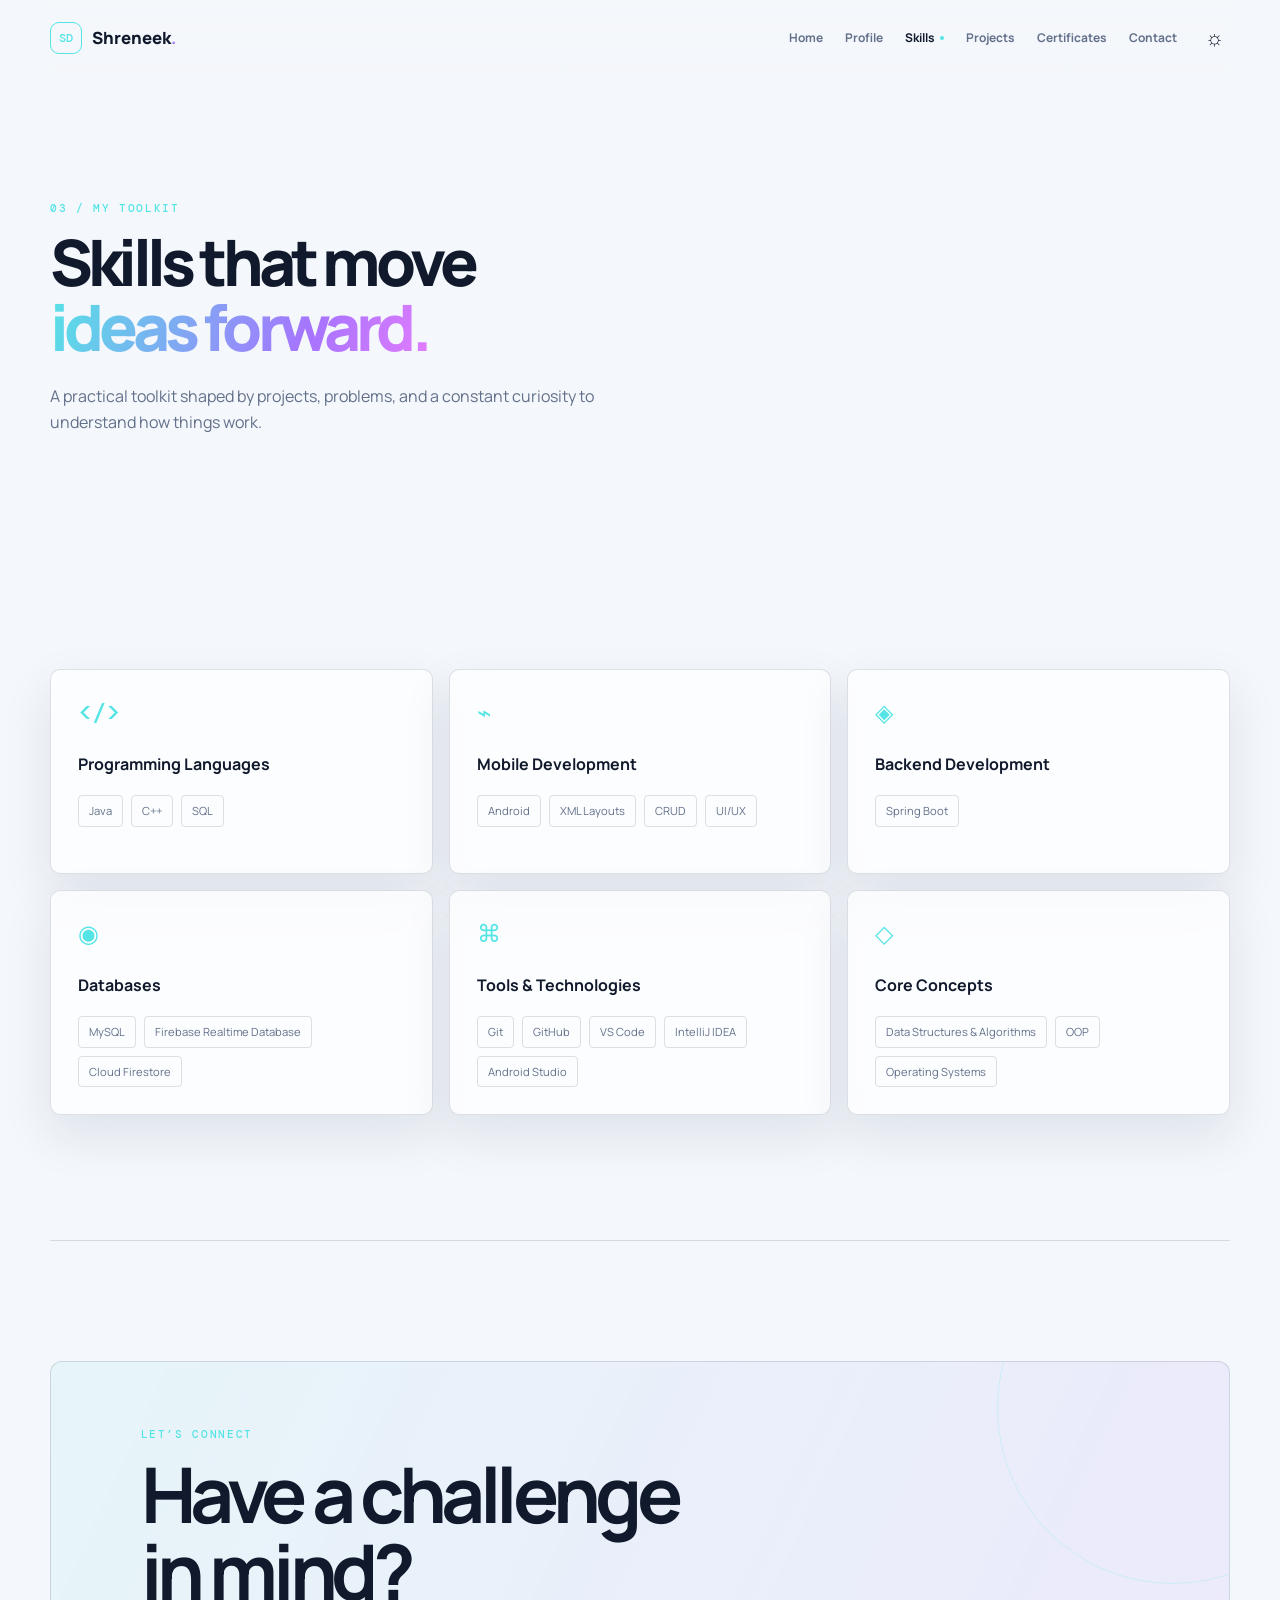
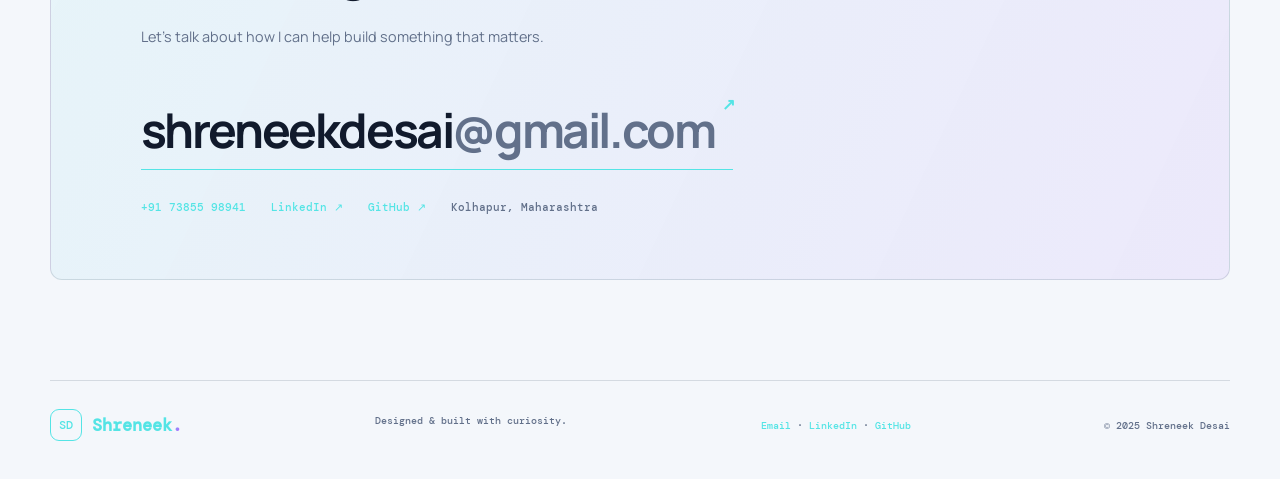
<file: skills.html>
<!doctype html><html lang="en"><head><meta charset="utf-8"><meta name="viewport" content="width=device-width, initial-scale=1"><title>Skills | Shreneek Desai</title><link rel="stylesheet" href="style.css"></head><body data-page="skills"><div class="scroll-progress"><span></span></div><header class="site-header"><a class="brand" href="index.html"><span class="brand-mark">SD</span><span>Shreneek<span class="accent">.</span></span></a><button class="menu-toggle" aria-label="Open navigation" aria-expanded="false"><span></span><span></span></button><nav class="site-nav" aria-label="Primary navigation"><a href="index.html">Home</a><a href="profile.html">Profile</a><a class="active" href="skills.html">Skills</a><a href="projects.html">Projects</a><a href="certificates.html">Certificates</a><a href="#contact">Contact</a><button class="theme-toggle" type="button" aria-label="Toggle light theme">☼</button></nav></header><main><section class="page-hero section-shell"><p class="eyebrow reveal">03 / MY TOOLKIT</p><h1 class="reveal">Skills that move<br><span class="gradient-text">ideas forward.</span></h1><p class="page-lead reveal">A practical toolkit shaped by projects, problems, and a constant curiosity to understand how things work.</p></section><section class="section-shell content-section" id="skills"><div class="skills-grid"><article class="skill-card glass-card reveal"><div class="skill-icon">&lt;/&gt;</div><h3>Programming Languages</h3><div class="chip-list"><span>Java</span><span>C++</span><span>SQL</span></div></article><article class="skill-card glass-card reveal delay-1"><div class="skill-icon">⌁</div><h3>Mobile Development</h3><div class="chip-list"><span>Android</span><span>XML Layouts</span><span>CRUD</span><span>UI/UX</span></div></article><article class="skill-card glass-card reveal delay-2"><div class="skill-icon">◈</div><h3>Backend Development</h3><div class="chip-list"><span>Spring Boot</span></div></article><article class="skill-card glass-card reveal"><div class="skill-icon">◉</div><h3>Databases</h3><div class="chip-list"><span>MySQL</span><span>Firebase Realtime Database</span><span>Cloud Firestore</span></div></article><article class="skill-card glass-card reveal delay-1"><div class="skill-icon">⌘</div><h3>Tools &amp; Technologies</h3><div class="chip-list"><span>Git</span><span>GitHub</span><span>VS Code</span><span>IntelliJ IDEA</span><span>Android Studio</span></div></article><article class="skill-card glass-card reveal delay-2"><div class="skill-icon">◇</div><h3>Core Concepts</h3><div class="chip-list"><span>Data Structures &amp; Algorithms</span><span>OOP</span><span>Operating Systems</span></div></article></div></section><section class="contact-section section-shell" id="contact"><div class="contact-inner reveal"><p class="eyebrow">LET’S CONNECT</p><h2>Have a challenge<br>in mind?</h2><p>Let’s talk about how I can help build something that matters.</p><a class="contact-email" href="mailto:shreneekdesai@gmail.com" target="_blank" rel="noopener noreferrer">shreneekdesai<span>@gmail.com</span> <b>↗</b></a><div class="contact-details"><a href="tel:+917385598941">+91 73855 98941</a><a href="https://linkedin.com/in/shreneekdesai" target="_blank" rel="noopener noreferrer">LinkedIn ↗</a><a href="https://github.com/shreneekdesai" target="_blank" rel="noopener noreferrer">GitHub ↗</a><span>Kolhapur, Maharashtra</span></div></div></section></main><footer class="site-footer section-shell"><a class="brand" href="index.html"><span class="brand-mark">SD</span><span>Shreneek<span class="accent">.</span></span></a><p>Designed &amp; built with curiosity.</p><span>© 2025 Shreneek Desai</span></footer><button class="rocket-button" aria-label="Scroll to top"><span class="rocket-progress"></span><svg viewBox="0 0 32 32" aria-hidden="true"><path d="M16 3c6 3 8 9 7 15l4 4-4 1-1 4-4-4c-6 1-12-1-15-7 4-1 7-4 9-7 1-2 2-4 4-6Z"/><circle cx="19" cy="11" r="2"/><path class="flame" d="M10 22c-1 3-3 5-6 6 1-3 3-5 5-7Z"/></svg></button><p class="swipe-hint">← Swipe to explore →</p><script src="script.js"></script></body></html>
</file>
<file: style.css>
@import url('https://fonts.googleapis.com/css2?family=DM+Mono:wght@400;500&family=Manrope:wght@400;500;600;700;800&display=swap');
:root{--bg:#080b13;--surface:rgba(18,23,38,.68);--surface-solid:#111727;--line:rgba(149,164,201,.17);--text:#f2f5ff;--muted:#9ca7bf;--cyan:#54e4e5;--purple:#a674ff;--pink:#e37cff;--max:1180px;--shadow:0 20px 60px rgba(0,0,0,.2)}
*{box-sizing:border-box}html{scroll-behavior:smooth}body{margin:0;background:var(--bg);color:var(--text);font-family:Manrope,Arial,sans-serif;line-height:1.6;overflow-x:hidden}body:before{content:"";position:fixed;inset:0;pointer-events:none;opacity:.45;background-image:radial-gradient(circle at 15% 20%,#fff 0 1px,transparent 1px),radial-gradient(circle at 75% 14%,#fff 0 1px,transparent 1px),radial-gradient(circle at 48% 55%,#fff 0 1px,transparent 1px),radial-gradient(circle at 88% 78%,#fff 0 1px,transparent 1px);background-size:280px 240px,370px 330px,470px 410px,330px 300px;z-index:-1}.section-shell{width:min(calc(100% - 40px),var(--max));margin:0 auto}.scroll-progress{height:3px;background:transparent;position:fixed;top:0;left:0;right:0;z-index:30}.scroll-progress span{display:block;height:100%;width:0;background:linear-gradient(90deg,var(--cyan),var(--purple),var(--pink))}.site-header{height:76px;display:flex;align-items:center;justify-content:space-between;width:min(calc(100% - 40px),var(--max));margin:auto;position:sticky;top:0;z-index:20;background:linear-gradient(180deg,rgba(8,11,19,.96),rgba(8,11,19,.68),transparent)}.brand{display:flex;align-items:center;gap:10px;color:var(--text);font-weight:800;text-decoration:none;font-size:1.05rem}.brand-mark{display:grid;place-items:center;width:32px;height:32px;border:1px solid var(--cyan);border-radius:9px;color:var(--cyan);font:500 .75rem 'DM Mono',monospace}.accent,.gradient-text{background:linear-gradient(110deg,var(--cyan),var(--purple) 68%,var(--pink));-webkit-background-clip:text;background-clip:text;color:transparent}.site-nav{display:flex;align-items:center;gap:22px}.site-nav a{color:var(--muted);text-decoration:none;font-size:.75rem;font-weight:700;transition:.2s}.site-nav a:hover,.site-nav a.active{color:var(--text)}.site-nav a.active:after{content:"";display:inline-block;width:4px;height:4px;margin:0 0 2px 5px;border-radius:50%;background:var(--cyan)}.theme-toggle,.menu-toggle{background:none;border:0;color:var(--text);cursor:pointer;font-size:1.3rem}.menu-toggle{display:none}.hero{min-height:calc(100vh - 76px);display:grid;grid-template-columns:1.1fr .9fr;align-content:center;position:relative;padding:60px 0 100px}.eyebrow,.card-kicker{font:500 .68rem 'DM Mono',monospace;letter-spacing:.15em;color:var(--cyan)}h1,h2,h3,p{margin-top:0}h1{font-size:clamp(3.1rem,7vw,6.1rem);line-height:1.01;letter-spacing:-.075em;margin:18px 0 25px;font-weight:800}.hero-intro{max-width:550px;color:var(--muted);font-size:1rem}.hero-intro strong{color:var(--text)}.hero-actions{display:flex;gap:12px;margin-top:33px}.button{display:inline-flex;align-items:center;justify-content:center;gap:16px;border:1px solid var(--line);border-radius:5px;padding:12px 18px;color:var(--text);font-size:.78rem;font-weight:800;text-decoration:none;cursor:pointer;transition:.25s}.button:hover{transform:translateY(-3px);border-color:var(--cyan)}.button-primary{background:linear-gradient(100deg,var(--cyan),#829fff);color:#08101a;border:0}.button-ghost{background:rgba(255,255,255,.025)}.typing-line{position:absolute;bottom:38px;left:0;color:var(--muted);font:500 .73rem 'DM Mono',monospace}.typing-line strong{color:var(--text)}.status-dot,.project-status i{display:inline-block;width:7px;height:7px;border-radius:50%;background:var(--cyan);box-shadow:0 0 12px var(--cyan);margin-right:8px}.typing-cursor{color:var(--cyan);animation:blink 1s infinite}.hero-orbit{height:430px;position:relative;display:grid;place-items:center}.orbit{position:absolute;border:1px solid var(--line);border-radius:50%;transform:rotate(-28deg)}.orbit-one{width:390px;height:180px}.orbit-two{width:330px;height:430px;transform:rotate(55deg)}.planet{display:grid;place-items:center;width:150px;height:150px;border-radius:50%;background:radial-gradient(circle at 32% 28%,#c4ffff,#6187ff 40%,#452c8c 82%);box-shadow:0 0 70px rgba(84,228,229,.25);font:700 1.3rem 'DM Mono',monospace;transform:rotate(-12deg)}.float-tag{position:absolute;padding:5px 9px;border:1px solid var(--line);border-radius:4px;background:var(--surface);color:var(--muted);font:500 .63rem 'DM Mono',monospace}.tag-java{top:17%;right:11%;color:var(--cyan)}.tag-api{bottom:21%;left:13%;color:var(--purple)}.tag-data{top:53%;right:0}.content-section{padding:125px 0}.section-heading{max-width:640px;margin-bottom:54px}.section-heading h2,.page-hero h1{font-size:clamp(2.5rem,5vw,4.4rem);margin:15px 0 0}.profile-grid{display:grid;grid-template-columns:.85fr 1.15fr;gap:75px}.glass-card,.skill-card,.project-card,.certificate-card{background:var(--surface);border:1px solid var(--line);box-shadow:var(--shadow);backdrop-filter:blur(15px);border-radius:10px}.about-card{padding:33px}.about-card p{color:var(--muted);font-size:.9rem}.location{border-top:1px solid var(--line);padding-top:18px;margin-top:35px;color:var(--text);font:500 .7rem 'DM Mono',monospace}.location span{color:var(--cyan);font-size:1.2rem;margin-right:8px}.education-list{position:relative}.education-list:before{content:"";position:absolute;top:35px;bottom:20px;left:4px;border-left:1px dashed var(--line)}.timeline-item{padding:18px 0 20px 31px;position:relative}.timeline-dot{width:9px;height:9px;border:2px solid var(--cyan);border-radius:50%;position:absolute;left:0;top:26px;background:var(--bg)}.timeline-date{font:500 .67rem 'DM Mono',monospace;color:var(--cyan);letter-spacing:.1em}.timeline-item h3{font-size:1rem;margin:7px 0}.timeline-item h3 span,.timeline-item p{color:var(--muted);font-weight:400}.timeline-item p{font-size:.83rem;margin-bottom:6px}.timeline-item strong{font:500 .72rem 'DM Mono',monospace;color:var(--purple)}.coursework{border-top:1px solid var(--line);margin-top:55px;padding-top:26px}.chip-list,.tag-list{display:flex;flex-wrap:wrap;gap:8px;margin-top:17px}.chip-list span,.tag-list span{border:1px solid var(--line);border-radius:4px;color:var(--muted);font-size:.7rem;padding:6px 10px}.achievements{display:grid;grid-template-columns:repeat(2,1fr);gap:18px;margin-top:38px}.stat-card{position:relative;padding:28px;border-top:1px solid var(--cyan);background:linear-gradient(120deg,rgba(84,228,229,.08),transparent);border-radius:6px}.stat-card strong{font-size:3.4rem;line-height:1;letter-spacing:-.08em}.stat-card>span{font-size:1.5rem;color:var(--cyan)}.stat-card p{margin:12px 0;color:var(--muted);font-size:.8rem}.stat-card a,.text-link{color:var(--cyan);font:500 .7rem 'DM Mono',monospace;text-decoration:none}.skills-grid{display:grid;grid-template-columns:repeat(3,1fr);gap:16px}.skill-card{padding:27px;min-height:205px;transition:.3s}.skill-card:hover,.certificate-card:hover{transform:translateY(-6px);border-color:rgba(84,228,229,.4)}.skill-icon{color:var(--cyan);font:500 1.5rem 'DM Mono',monospace}.skill-card h3{font-size:1rem;margin:24px 0 0}.project-card{display:grid;grid-template-columns:45px 1fr 250px;gap:22px;padding:30px;margin-bottom:20px;overflow:hidden}.project-number{font:500 .8rem 'DM Mono',monospace;color:var(--cyan)}.project-meta{display:flex;gap:22px;font:500 .62rem 'DM Mono',monospace;color:var(--muted);letter-spacing:.08em}.project-status{color:var(--cyan)}.project-content h3{font-size:1.7rem;line-height:1.15;margin:17px 0}.project-content ul{padding-left:18px;color:var(--muted);font-size:.8rem}.project-content li{margin:8px 0}.text-link{display:inline-block;margin-top:14px}.text-link span{font-size:1rem;margin-left:5px}.project-visual{min-height:235px;display:grid;place-items:center;border-radius:7px;background:#121a33;overflow:hidden;position:relative}.visual-playground{background:radial-gradient(circle at 60% 45%,#5c5de0,#172345 58%,#101528)}.phone-frame{height:175px;width:100px;border:5px solid #252c5e;border-radius:15px;background:linear-gradient(145deg,#111d57,#7d6dff);display:flex;flex-direction:column;justify-content:space-around;padding:12px 8px;color:#fff;box-shadow:10px 18px 28px #080b13;font:700 .7rem 'DM Mono',monospace}.phone-frame i{font:700 .85rem Manrope;font-style:normal}.phone-frame em{background:#fff;color:#3c40a4;border-radius:4px;padding:4px;font-style:normal;font-size:.45rem}.visual-books{background:radial-gradient(circle at 35% 35%,#5dffd7,#152e3d 50%,#111927)}.book-shape{transform:rotate(-8deg);padding:22px 15px;background:#b3ffe6;color:#1a4945;font:800 1.6rem 'DM Mono',monospace;line-height:.9;box-shadow:12px 13px 0 #4f87aa}.book-shape small{font-size:.7rem}.api-lines{position:absolute;bottom:18px;right:12px;color:var(--cyan);font:500 .53rem 'DM Mono',monospace;line-height:1.7}.cert-grid{display:grid;grid-template-columns:repeat(4,1fr);gap:16px}.certificate-card{padding:25px;min-height:290px;display:flex;flex-direction:column;align-items:flex-start;position:relative}.cert-no{position:absolute;top:20px;right:20px;color:var(--muted);font:500 .65rem 'DM Mono',monospace}.cert-badge{display:grid;place-items:center;width:47px;height:47px;border-radius:50%;background:#142b24;color:#6ff8b7;font-weight:800;margin:20px 0}.cert-badge.ibm{background:#162e64;color:#69aaff}.cert-badge.codechef{background:#3b2d1c;color:#f8bc5a}.cert-badge.git{background:#2b2145;color:#ccadff}.certificate-card h3{font-size:1rem;line-height:1.3;margin:0 0 8px}.certificate-card p{font-size:.75rem;color:var(--muted);min-height:40px}.button-small{margin-top:auto;padding:9px 12px;font-size:.65rem;width:100%;background:transparent}.contact-section{padding:120px 0 100px;border-top:1px solid var(--line)}.contact-inner{background:linear-gradient(115deg,rgba(84,228,229,.08),rgba(166,116,255,.1));border:1px solid var(--line);border-radius:12px;padding:65px clamp(24px,7vw,90px);position:relative;overflow:hidden}.contact-inner:after{content:"";position:absolute;width:350px;height:350px;border:1px solid rgba(84,228,229,.2);border-radius:50%;right:-120px;top:-130px}.contact-inner h2{font-size:clamp(2.8rem,6vw,5.2rem);line-height:1;letter-spacing:-.07em;margin:15px 0}.contact-inner>p:not(.eyebrow){color:var(--muted);font-size:.9rem}.contact-email{display:inline-block;color:var(--text);font-size:clamp(1.4rem,4vw,3rem);font-weight:700;letter-spacing:-.05em;margin:30px 0;text-decoration:none;border-bottom:1px solid var(--cyan)}.contact-email span{color:var(--muted)}.contact-email b{font-size:1rem;color:var(--cyan);vertical-align:top}.contact-details{display:flex;flex-wrap:wrap;gap:25px;font:500 .67rem 'DM Mono',monospace}.contact-details a{color:var(--cyan);text-decoration:none}.contact-details span{color:var(--muted)}.site-footer{padding:28px 0 38px;border-top:1px solid var(--line);display:flex;justify-content:space-between;align-items:center;color:var(--muted);font:500 .65rem 'DM Mono',monospace}.page-hero{padding:125px 0 75px;min-height:52vh}.page-lead{max-width:560px;color:var(--muted);font-size:1rem;margin-top:25px}.rocket-button{position:fixed;right:25px;bottom:25px;width:55px;height:55px;display:none;place-items:center;border:1px solid var(--line);border-radius:50%;background:var(--surface-solid);color:var(--cyan);cursor:pointer;z-index:15}.rocket-button.visible{display:grid}.rocket-button svg{width:25px;fill:none;stroke:currentColor;stroke-width:1.5;position:relative;z-index:1}.rocket-button .flame{fill:var(--pink);stroke:var(--pink)}.rocket-progress{position:absolute;inset:-4px;border-radius:50%;background:conic-gradient(var(--cyan) var(--progress,0%),transparent 0);-webkit-mask:radial-gradient(transparent 25px,#000 26px);mask:radial-gradient(transparent 25px,#000 26px)}.rocket-button.launch{animation:launch .9s ease-in forwards}.swipe-hint{display:none}.reveal{opacity:0;transform:translateY(24px);transition:opacity .75s ease,transform .75s ease}.reveal.is-visible{opacity:1;transform:none}.delay-1{transition-delay:.1s}.delay-2{transition-delay:.2s}@keyframes blink{50%{opacity:0}}@keyframes launch{30%{transform:translateX(-5px) rotate(-8deg)}100%{transform:translateY(-110vh) rotate(-15deg);opacity:0}}
@media(max-width:800px){.section-shell{width:min(calc(100% - 28px),var(--max))}.site-header{width:calc(100% - 28px);height:66px}.menu-toggle{display:flex;flex-direction:column;gap:5px}.menu-toggle span{width:22px;height:1px;background:var(--text)}.site-nav{display:none;position:absolute;top:62px;left:0;right:0;padding:17px;background:var(--surface-solid);border:1px solid var(--line);border-radius:8px;flex-direction:column;align-items:stretch;gap:0}.site-nav.open{display:flex}.site-nav a{padding:9px}.theme-toggle{position:absolute;right:14px;top:9px}.hero{display:block;padding:70px 0 130px;min-height:calc(100vh - 66px)}.hero h1{font-size:clamp(3rem,15vw,4.5rem)}.hero-orbit{height:280px;margin-top:25px}.orbit-one{width:280px;height:130px}.orbit-two{width:230px;height:300px}.planet{width:105px;height:105px}.typing-line{bottom:35px;font-size:.61rem}.profile-grid{grid-template-columns:1fr;gap:45px}.content-section{padding:80px 0}.skills-grid{grid-template-columns:repeat(2,1fr)}.project-card{grid-template-columns:28px 1fr}.project-visual{grid-column:2;min-height:180px}.cert-grid{grid-template-columns:repeat(2,1fr)}.page-hero{padding:85px 0 45px;min-height:auto}.contact-section{padding:80px 0 60px}.site-footer{flex-wrap:wrap;gap:15px}.swipe-hint{display:block;position:fixed;bottom:14px;left:50%;transform:translateX(-50%);z-index:10;white-space:nowrap;font:500 .6rem 'DM Mono',monospace;color:var(--muted);animation:fadehint 6s forwards}.swipe-hint.hide{display:none}@keyframes fadehint{0%,70%{opacity:1}100%{opacity:0}}}
@media(max-width:450px){.hero-actions{flex-direction:column;align-items:stretch}.skills-grid,.cert-grid,.achievements{grid-template-columns:1fr}.project-card{padding:22px 16px;gap:12px}.project-content h3{font-size:1.35rem}.project-meta{display:block}.project-status{display:block;margin-top:5px}.contact-email{font-size:1.35rem}.contact-details{gap:12px;flex-direction:column}.float-tag{display:none}}
@media(prefers-color-scheme:light){:root{--bg:#f4f7fb;--surface:rgba(255,255,255,.72);--surface-solid:#fff;--line:rgba(26,43,76,.14);--text:#111a2c;--muted:#62708a;--shadow:0 20px 50px rgba(28,52,90,.1)}body:before{opacity:.15}.site-header{background:linear-gradient(180deg,rgba(244,247,251,.96),rgba(244,247,251,.68),transparent)}.hero-orbit .orbit{border-color:rgba(26,43,76,.18)}.planet{box-shadow:0 0 70px rgba(84,150,229,.25)}.visual-playground,.visual-books{box-shadow:inset 0 0 50px rgba(0,0,0,.15)}}
@media(prefers-reduced-motion:reduce){*,*:before,*:after{scroll-behavior:auto!important;animation:none!important;transition-duration:.01ms!important}.reveal{opacity:1;transform:none}}
:root[data-theme="light"]{--bg:#f4f7fb;--surface:rgba(255,255,255,.72);--surface-solid:#fff;--line:rgba(26,43,76,.14);--text:#111a2c;--muted:#62708a;--shadow:0 20px 50px rgba(28,52,90,.1)}:root[data-theme="dark"]{--bg:#080b13;--surface:rgba(18,23,38,.68);--surface-solid:#111727;--line:rgba(149,164,201,.17);--text:#f2f5ff;--muted:#9ca7bf;--shadow:0 20px 60px rgba(0,0,0,.2)}
.page-leaving{opacity:0;transform:translateY(8px);transition:opacity .18s ease,transform .18s ease}.ripple{position:absolute;border-radius:50%;background:rgba(84,228,229,.3);transform:scale(0);animation:ripple .55s ease-out;pointer-events:none}@keyframes ripple{to{transform:scale(3);opacity:0}}.site-footer a{color:var(--cyan);text-decoration:none}
.stats-updated{margin:16px 0 0;color:var(--muted);font:500 .64rem 'DM Mono',monospace}.stats-breakdown{display:flex;flex-wrap:wrap;gap:6px;margin-top:14px}.stats-breakdown span{padding:4px 7px;border:1px solid var(--line);border-radius:4px;color:var(--muted);font:500 .6rem 'DM Mono',monospace}
</file>
